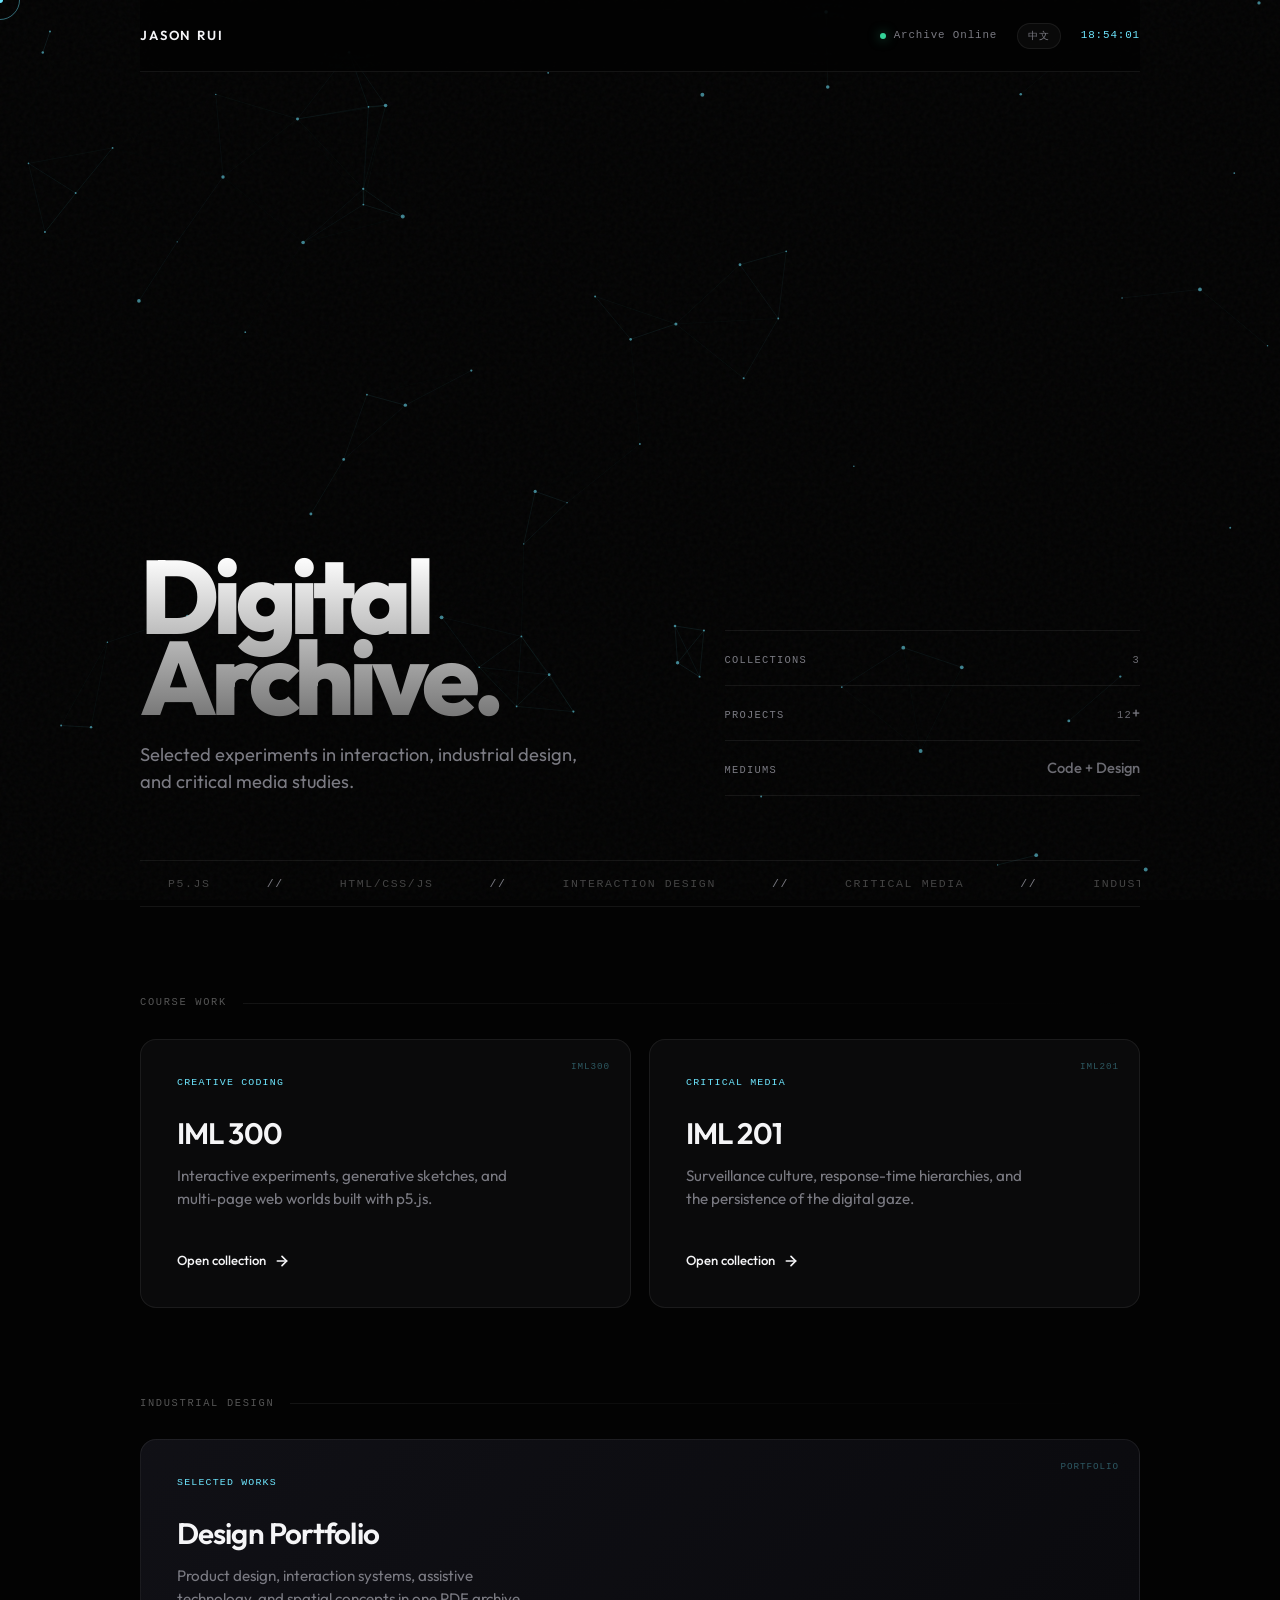
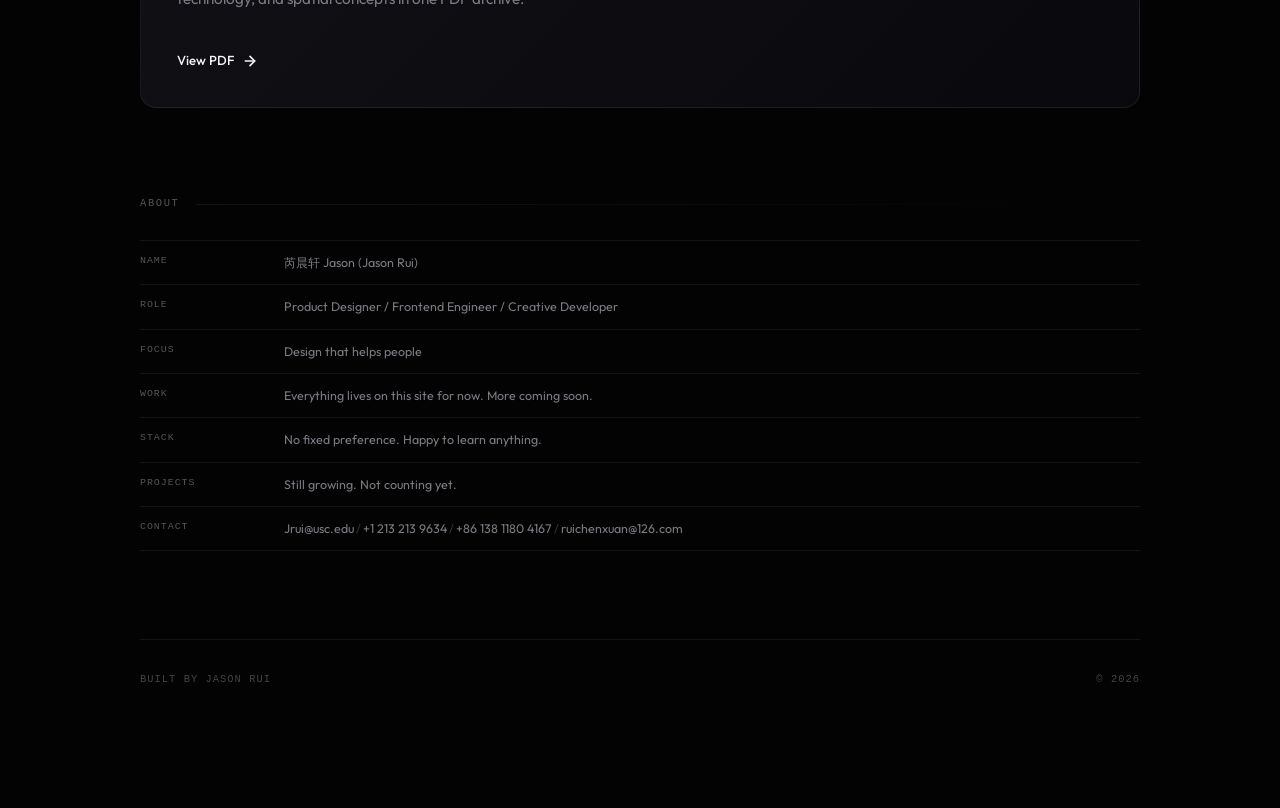
<file: index.html>
<!DOCTYPE html>
<html lang="en">
<head>
  <meta charset="UTF-8" />
  <meta name="viewport" content="width=device-width, initial-scale=1.0" />
  <title>Jason Rui | Portfolio Archive</title>
  <link rel="preconnect" href="https://fonts.bunny.net" />
  <link href="https://fonts.bunny.net/css?family=outfit:400,500,600,700|ibm-plex-mono:400,500" rel="stylesheet" />
  <link rel="stylesheet" href="./css/archive.css" />
</head>
<body>

  <canvas id="particle-canvas" aria-hidden="true"></canvas>
  <div class="noise" aria-hidden="true"></div>
  <div class="scroll-progress" aria-hidden="true"></div>

  <div class="cursor-dot" aria-hidden="true"></div>
  <div class="cursor-ring" aria-hidden="true"></div>

  <div class="container">
    <nav class="nav">
      <div class="nav-logo">Jason Rui</div>
      <div class="nav-meta">
        <span class="nav-status" data-i18n="nav.status">Archive Online</span>
        <button type="button" class="lang-toggle" data-lang-toggle aria-label="Switch language">中文</button>
        <span class="nav-clock">00:00:00</span>
      </div>
    </nav>

    <header class="hero">
      <div>
        <h1 class="hero-title">Digital<br>Archive.</h1>
        <p class="hero-desc" data-i18n="hero.desc">Selected experiments in interaction, industrial design, and critical media studies.</p>
      </div>

      <div class="hero-stats">
        <div class="stat-row">
          <span data-i18n="stat.collections">Collections</span>
          <span><span class="counter" data-count="3">0</span></span>
        </div>
        <div class="stat-row">
          <span data-i18n="stat.projects">Projects</span>
          <span><span class="counter" data-count="12">0</span>+</span>
        </div>
        <div class="stat-row">
          <span data-i18n="stat.mediums">Mediums</span>
          <span data-i18n="stat.mediums.val">Code + Design</span>
        </div>
      </div>
    </header>

    <div class="marquee-wrap">
      <div class="marquee" aria-hidden="true">
        <span>p5.js</span><span><em>//</em></span>
        <span>HTML/CSS/JS</span><span><em>//</em></span>
        <span>Interaction Design</span><span><em>//</em></span>
        <span>Critical Media</span><span><em>//</em></span>
        <span>Industrial Design</span><span><em>//</em></span>
        <span>Creative Coding</span><span><em>//</em></span>
        <span>Prototyping</span><span><em>//</em></span>
        <span>User Research</span><span><em>//</em></span>
        <span>p5.js</span><span><em>//</em></span>
        <span>HTML/CSS/JS</span><span><em>//</em></span>
        <span>Interaction Design</span><span><em>//</em></span>
        <span>Critical Media</span><span><em>//</em></span>
        <span>Industrial Design</span><span><em>//</em></span>
        <span>Creative Coding</span><span><em>//</em></span>
        <span>Prototyping</span><span><em>//</em></span>
        <span>User Research</span><span><em>//</em></span>
      </div>
    </div>

    <section class="section">
      <div class="section-label" data-i18n="section.coursework">Course Work</div>
      <div class="grid">
        <a href="./IML300/index.html" class="card" data-tilt>
          <span class="card-glitch" data-label="IML300">IML300</span>
          <div class="card-inner">
            <div class="card-period" data-i18n="card.iml300.period">Creative Coding</div>
            <h3>IML 300</h3>
            <p data-i18n="card.iml300.desc">Interactive experiments, generative sketches, and multi-page web worlds built with p5.js.</p>
            <span class="card-link">
              <span data-i18n="card.link.open">Open collection</span>
              <svg width="16" height="16" viewBox="0 0 24 24" fill="none" stroke="currentColor" stroke-width="2.5" stroke-linecap="round" stroke-linejoin="round" aria-hidden="true"><line x1="5" y1="12" x2="19" y2="12"></line><polyline points="12 5 19 12 12 19"></polyline></svg>
            </span>
          </div>
        </a>

        <a href="./IML201/index.html" class="card" data-tilt>
          <span class="card-glitch" data-label="IML201">IML201</span>
          <div class="card-inner">
            <div class="card-period" data-i18n="card.iml201.period">Critical Media</div>
            <h3>IML 201</h3>
            <p data-i18n="card.iml201.desc">Surveillance culture, response-time hierarchies, and the persistence of the digital gaze.</p>
            <span class="card-link">
              <span data-i18n="card.link.open">Open collection</span>
              <svg width="16" height="16" viewBox="0 0 24 24" fill="none" stroke="currentColor" stroke-width="2.5" stroke-linecap="round" stroke-linejoin="round" aria-hidden="true"><line x1="5" y1="12" x2="19" y2="12"></line><polyline points="12 5 19 12 12 19"></polyline></svg>
            </span>
          </div>
        </a>
      </div>
    </section>

    <section class="section">
      <div class="section-label" data-i18n="section.industrial">Industrial Design</div>
      <div class="grid">
        <a href="./portfolio/index.html" class="card full" data-tilt>
          <span class="card-glitch" data-label="PORTFOLIO">PORTFOLIO</span>
          <div class="card-inner">
            <div class="card-period" data-i18n="card.portfolio.period">Selected Works</div>
            <h3>Design Portfolio</h3>
            <p data-i18n="card.portfolio.desc">Product design, interaction systems, assistive technology, and spatial concepts in one PDF archive.</p>
            <span class="card-link">
              <span data-i18n="card.link.pdf">View PDF</span>
              <svg width="16" height="16" viewBox="0 0 24 24" fill="none" stroke="currentColor" stroke-width="2.5" stroke-linecap="round" stroke-linejoin="round" aria-hidden="true"><line x1="5" y1="12" x2="19" y2="12"></line><polyline points="12 5 19 12 12 19"></polyline></svg>
            </span>
          </div>
        </a>
      </div>
    </section>

    <section class="about-footer section">
      <div class="section-label" data-i18n="about.heading">About</div>
      <div class="about-grid">
        <div class="about-row">
          <span class="about-key" data-i18n="about.name">Name</span>
          <span class="about-val" data-i18n="about.name.val">芮晨轩 Jason (Jason Rui)</span>
        </div>
        <div class="about-row">
          <span class="about-key" data-i18n="about.role">Role</span>
          <span class="about-val" data-i18n="about.role.val">Product Designer / Frontend Engineer / Creative Developer</span>
        </div>
        <div class="about-row">
          <span class="about-key" data-i18n="about.tagline">Focus</span>
          <span class="about-val" data-i18n="about.tagline.val">Design that helps people</span>
        </div>
        <div class="about-row">
          <span class="about-key" data-i18n="about.site">Work</span>
          <span class="about-val" data-i18n="about.site.val">Everything lives on this site for now. More coming soon.</span>
        </div>
        <div class="about-row">
          <span class="about-key" data-i18n="about.stack">Stack</span>
          <span class="about-val" data-i18n="about.stack.val">No fixed preference. Happy to learn anything.</span>
        </div>
        <div class="about-row">
          <span class="about-key" data-i18n="about.projects">Projects</span>
          <span class="about-val" data-i18n="about.projects.val">Still growing. Not counting yet.</span>
        </div>
        <div class="about-row about-row-contact">
          <span class="about-key" data-i18n="about.contact">Contact</span>
          <span class="about-val about-contact">
            <a href="mailto:Jrui@usc.edu">Jrui@usc.edu</a>
            <span class="about-sep">/</span>
            <a href="tel:+12132139634">+1 213 213 9634</a>
            <span class="about-sep">/</span>
            <a href="tel:+8613811804167">+86 138 1180 4167</a>
            <span class="about-sep">/</span>
            <a href="mailto:ruichenxuan@126.com">ruichenxuan@126.com</a>
          </span>
        </div>
      </div>
    </section>

    <footer class="site-footer">
      <span data-i18n="footer.built">Built by Jason Rui</span>
      <span>&copy; 2026</span>
    </footer>
  </div>

  <script src="./js/i18n.js"></script>
  <script src="./js/archive.js"></script>
</body>
</html>
</file>
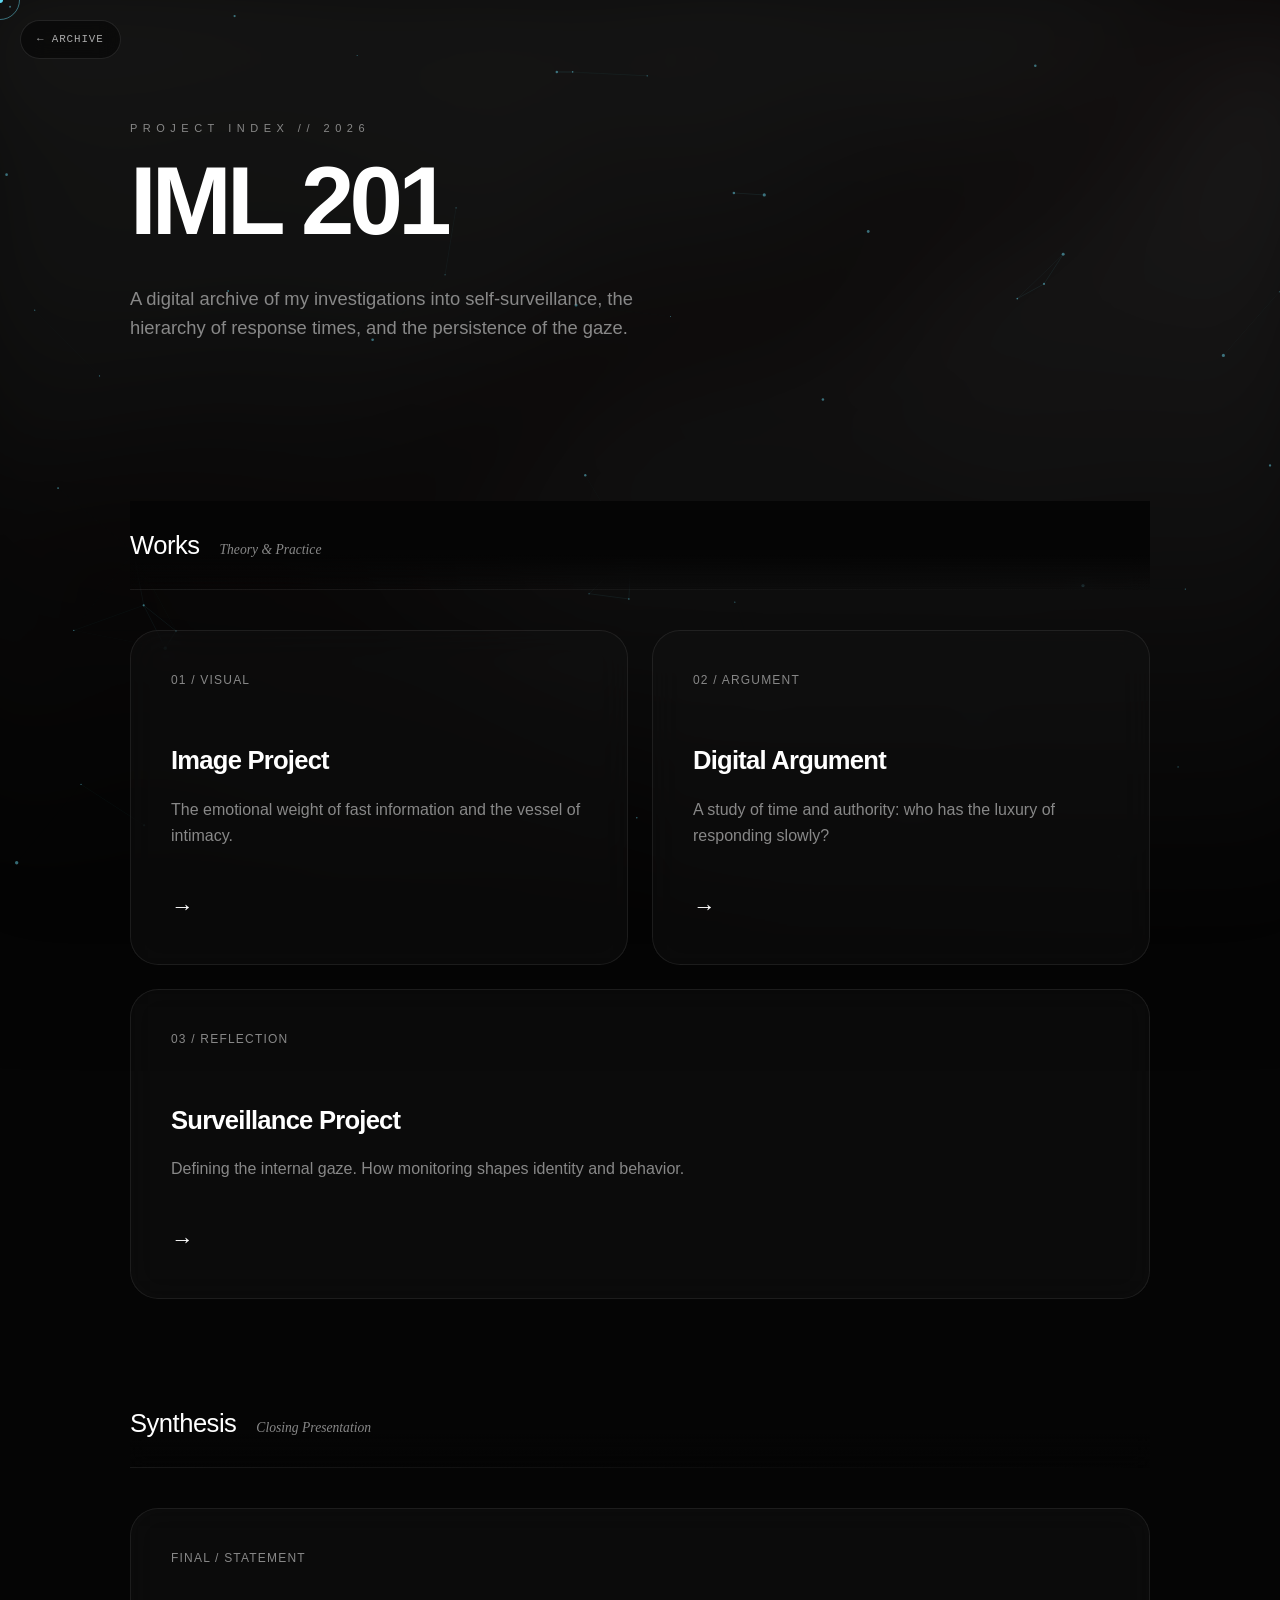
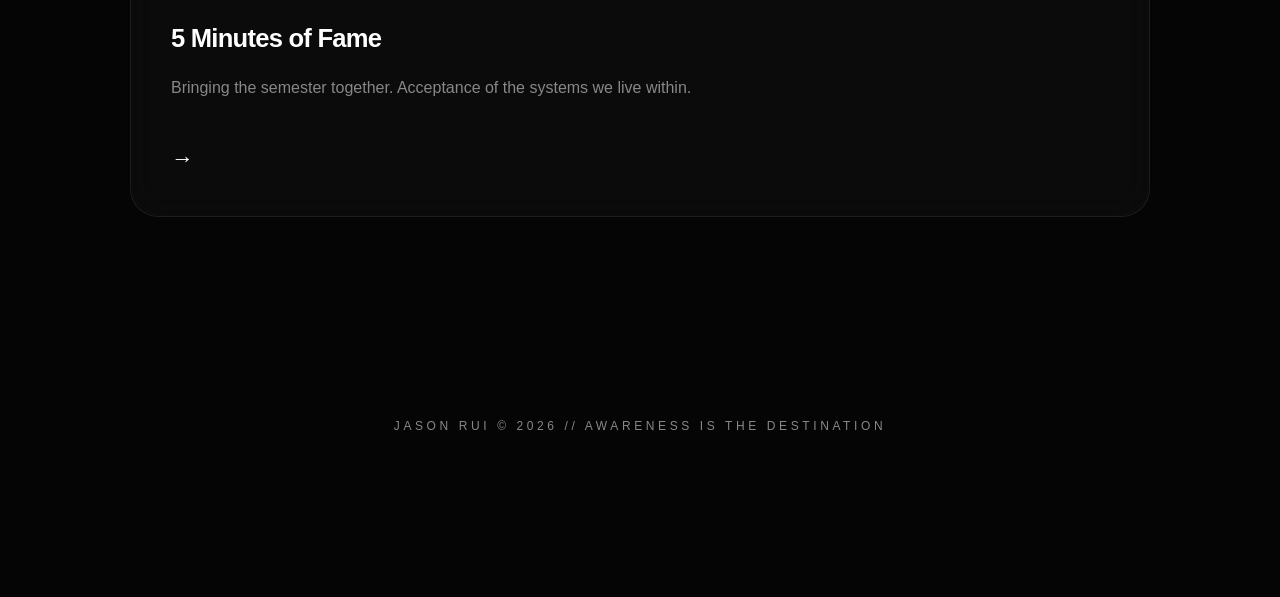
<file: IML201/index.html>
<!DOCTYPE html>
<html lang="en">
<head>
    <meta charset="UTF-8" />
    <meta name="viewport" content="width=device-width, initial-scale=1.0" />
    <title>Archive | Jason Rui</title>
    <style>
        :root {
            --bg: #050505;
            --card-bg: rgba(20, 20, 20, 0.4);
            --border: rgba(255, 255, 255, 0.08);
            --text: #ffffff;
            --muted: #888888;
            --accent: #ffffff;
        }

        * { box-sizing: border-box; }
        html { scroll-behavior: smooth; }

        body {
            margin: 0;
            background-color: var(--bg);
            color: var(--text);
            font-family: "Inter", -apple-system, sans-serif;
            line-height: 1.6;
            overflow-x: hidden;
        }

        /* 优化背景：增加一点点视差和动态感 */
        .bg-overlay {
            position: fixed;
            top: -5%; left: -5%;
            width: 110%; height: 110%;
            z-index: -1;
            background: 
                linear-gradient(to bottom, rgba(0,0,0,0.7), #000),
                url('./assets/FINAL IMAGE PROJECT.png') center/cover no-repeat;
            filter: blur(60px) saturate(0.5);
            opacity: 0.4;
            transition: transform 0.5s cubic-bezier(0.2, 0, 0.2, 1);
        }

        .container {
            max-width: 1100px;
            margin: 0 auto;
            padding: 0 40px 100px;
        }

        /* --- Header --- */
        header {
            padding: 120px 0 60px;
            animation: fadeIn 1.2s ease-out;
        }

        @keyframes fadeIn {
            from { opacity: 0; transform: translateY(10px); }
            to { opacity: 1; transform: translateY(0); }
        }

        .eyebrow {
            font-size: 11px;
            letter-spacing: 0.5em;
            text-transform: uppercase;
            color: var(--muted);
            margin-bottom: 20px;
            display: block;
        }

        h1 {
            font-size: clamp(3.5rem, 10vw, 6rem);
            font-weight: 800;
            margin: 0;
            letter-spacing: -0.05em;
            line-height: 0.9;
        }

        .hero-p {
            margin-top: 40px;
            max-width: 550px;
            font-size: 1.15rem;
            color: var(--muted);
            font-weight: 300;
        }

        /* --- ✨ 核心改动：吸顶标题 --- */
        section {
            margin-top: 80px;
            /* 初始状态用于动画 */
            opacity: 0;
            transform: translateY(40px);
            transition: all 0.8s cubic-bezier(0.2, 0, 0.2, 1);
        }

        section.visible {
            opacity: 1;
            transform: translateY(0);
        }

        .section-header {
            position: sticky;
            top: 0;
            z-index: 100;
            display: flex;
            align-items: baseline;
            gap: 20px;
            padding: 24px 0;
            margin-bottom: 40px;
            /* 滚动到顶部的模糊背景 */
            background: linear-gradient(to bottom, var(--bg) 60%, transparent);
            backdrop-filter: blur(10px);
        }

        .section-header::after {
            content: '';
            position: absolute;
            bottom: 0; left: 0; width: 100%; height: 1px;
            background: linear-gradient(to right, var(--border), transparent);
        }

        .section-header h2 {
            font-size: 1.6rem;
            margin: 0;
            font-weight: 500;
            letter-spacing: -0.02em;
        }

        .section-header span {
            color: var(--muted);
            font-size: 0.85rem;
            font-family: serif;
            font-style: italic;
        }

        /* --- Grid & Cards --- */
        .grid {
            display: grid;
            grid-template-columns: repeat(auto-fill, minmax(320px, 1fr));
            gap: 24px;
        }

        /* 三个项目：上二下一，避免右下角空一块 */
        .grid-projects {
            grid-template-columns: repeat(2, 1fr);
        }

        .grid-projects .card:last-child {
            grid-column: 1 / -1;
        }

        @media (max-width: 720px) {
            .grid-projects {
                grid-template-columns: 1fr;
            }

            .grid-projects .card:last-child {
                grid-column: auto;
            }
        }

        .card {
            background: var(--card-bg);
            border: 1px solid var(--border);
            border-radius: 28px;
            padding: 40px;
            text-decoration: none;
            color: inherit;
            transition: all 0.5s cubic-bezier(0.23, 1, 0.32, 1);
            backdrop-filter: blur(16px);
            display: flex;
            flex-direction: column;
            justify-content: space-between;
            position: relative;
            overflow: hidden;
        }

        .card:hover {
            transform: translateY(-12px) scale(1.02);
            background: rgba(60, 60, 60, 0.2);
            border-color: rgba(255, 255, 255, 0.2);
            box-shadow: 0 30px 60px rgba(0,0,0,0.5);
        }

        .card-num {
            font-size: 0.75rem;
            color: var(--muted);
            margin-bottom: 50px;
            letter-spacing: 0.1em;
            display: block;
        }

        .card h3 {
            font-size: 1.6rem;
            margin: 0 0 16px 0;
            font-weight: 600;
            letter-spacing: -0.03em;
        }

        .card p {
            font-size: 1rem;
            color: var(--muted);
            margin: 0;
            font-weight: 300;
        }

        .card-arrow {
            margin-top: 40px;
            font-size: 1.4rem;
            transition: transform 0.4s ease;
        }

        .card:hover .card-arrow {
            transform: translateX(8px);
        }

        /* --- Footer --- */
        footer {
            margin-top: 200px;
            padding-bottom: 60px;
            text-align: center;
            color: var(--muted);
            font-size: 0.75rem;
            letter-spacing: 0.3em;
        }

        @media (max-width: 640px) {
            .container { padding: 0 24px; }
            h1 { font-size: 3.5rem; }
            .grid { grid-template-columns: 1fr; }
            header { padding: 80px 0 40px; }
        }
    </style>
    <link rel="stylesheet" href="../css/archive-lite.css" />
</head>
<body>

    <canvas id="particle-canvas" aria-hidden="true"></canvas>
    <div class="cursor-dot" aria-hidden="true"></div>
    <div class="cursor-ring" aria-hidden="true"></div>
    <a class="archive-back" href="../index.html">&larr; Archive</a>

    <div class="bg-overlay" id="parallax-bg"></div>

    <div class="container">
        <header>
            <span class="eyebrow">Project Index // 2026</span>
            <h1>IML 201</h1>
            <p class="hero-p">
                A digital archive of my investigations into self-surveillance, 
                the hierarchy of response times, and the persistence of the gaze.
            </p>
        </header>

        <section id="projects">
            <div class="section-header">
                <h2>Works</h2>
                <span>Theory & Practice</span>
            </div>
            
            <div class="grid grid-projects">
                <a href="./assets/FINAL IMAGE PROJECT.png" class="card" target="_blank" rel="noopener">
                    <div>
                        <span class="card-num">01 / VISUAL</span>
                        <h3>Image Project</h3>
                        <p>The emotional weight of fast information and the vessel of intimacy.</p>
                    </div>
                    <div class="card-arrow">→</div>
                </a>

                <a href="https://drive.google.com/file/d/1cKXr0EIXuREf8eYTq1goNjvhq_KpqQdV/view?usp=sharing" class="card" target="_blank" rel="noopener">
                    <div>
                        <span class="card-num">02 / ARGUMENT</span>
                        <h3>Digital Argument</h3>
                        <p>A study of time and authority: who has the luxury of responding slowly?</p>
                    </div>
                    <div class="card-arrow">→</div>
                </a>

                <a href="https://drive.google.com/file/d/11W2l3atdvMuZHadM60sqAM8Ow-t1MdpK/view?usp=sharing" class="card" target="_blank" rel="noopener">
                    <div>
                        <span class="card-num">03 / REFLECTION</span>
                        <h3>Surveillance Project</h3>
                        <p>Defining the internal gaze. How monitoring shapes identity and behavior.</p>
                    </div>
                    <div class="card-arrow">→</div>
                </a>
            </div>
        </section>

        <section id="final">
            <div class="section-header">
                <h2>Synthesis</h2>
                <span>Closing Presentation</span>
            </div>

            <div class="grid">
                <a href="./5 MINUTES OF FAME/index.html" class="card" style="grid-column: 1 / -1;">
                    <div>
                        <span class="card-num">FINAL / STATEMENT</span>
                        <h3>5 Minutes of Fame</h3>
                        <p>Bringing the semester together. Acceptance of the systems we live within.</p>
                    </div>
                    <div class="card-arrow">→</div>
                </a>
            </div>
        </section>

        <footer>
            JASON RUI &copy; 2026 // AWARENESS IS THE DESTINATION
        </footer>
    </div>

    <script>
        // 1. 滚动入场动画 (Intersection Observer)
        const observerOptions = {
            threshold: 0.1,
            rootMargin: "0px 0px -50px 0px"
        };

        const observer = new IntersectionObserver((entries) => {
            entries.forEach(entry => {
                if (entry.isIntersecting) {
                    entry.target.classList.add('visible');
                }
            });
        }, observerOptions);

        document.querySelectorAll('section').forEach(section => {
            observer.observe(section);
        });

        // 2. 背景视差效果 (Parallax)
        window.addEventListener('scroll', () => {
            const scrolled = window.pageYOffset;
            const bg = document.getElementById('parallax-bg');
            // 随滚动微调背景位置和模糊度
            bg.style.transform = `translateY(${scrolled * 0.1}px)`;
        });
    </script>
    <script src="../js/archive-lite.js"></script>
</body>
</html>
</file>
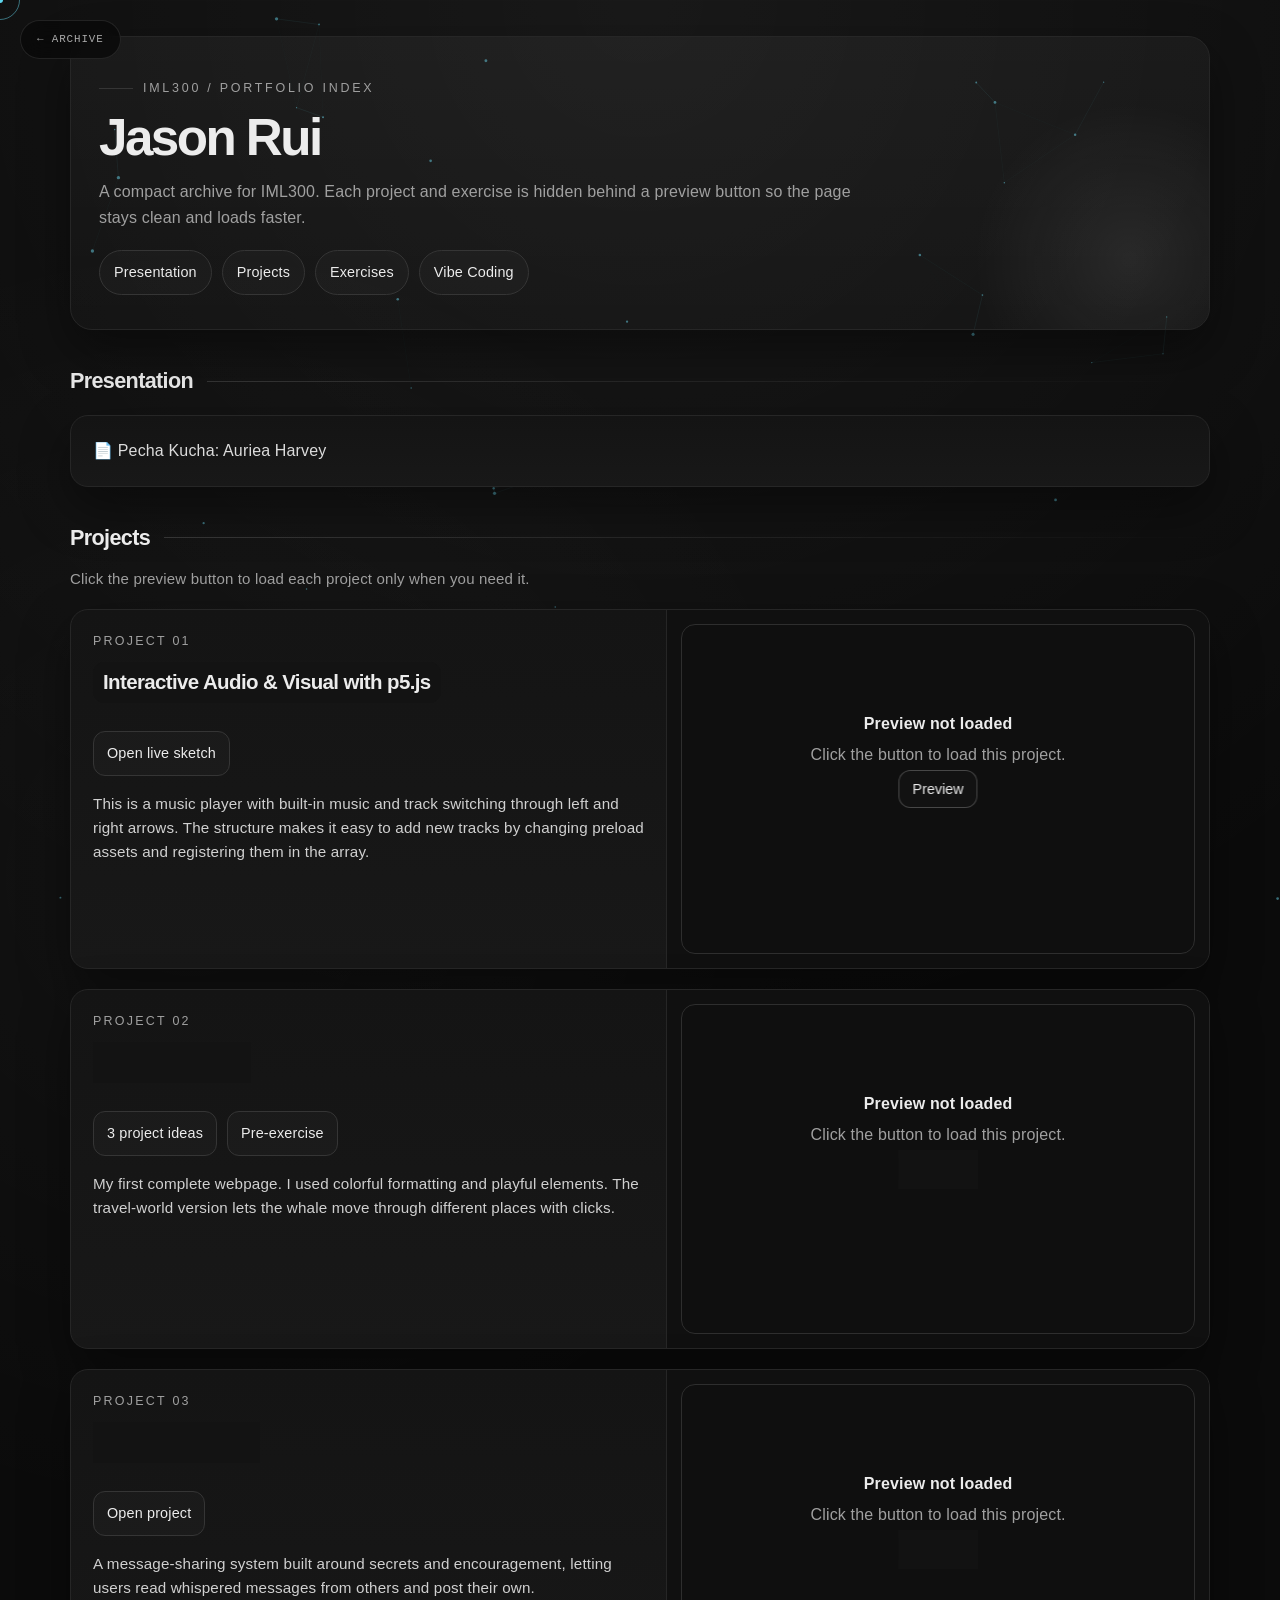
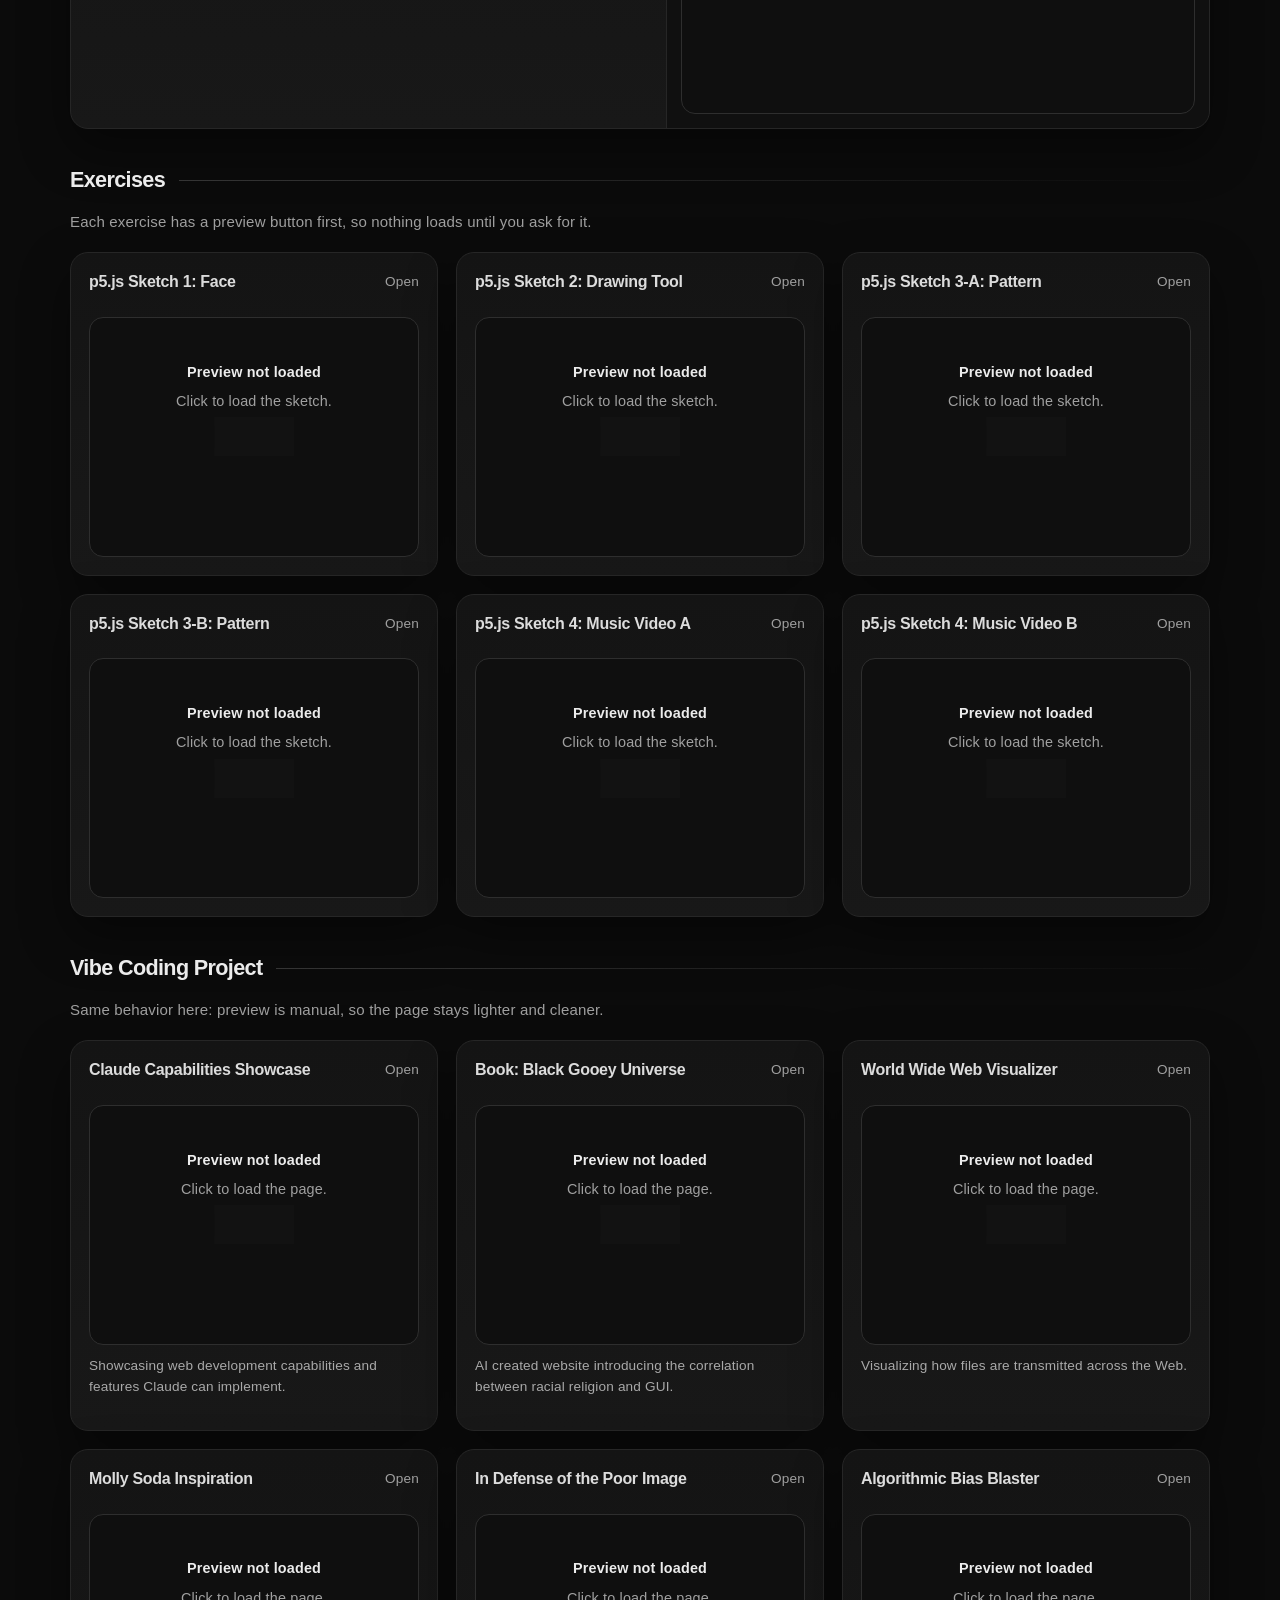
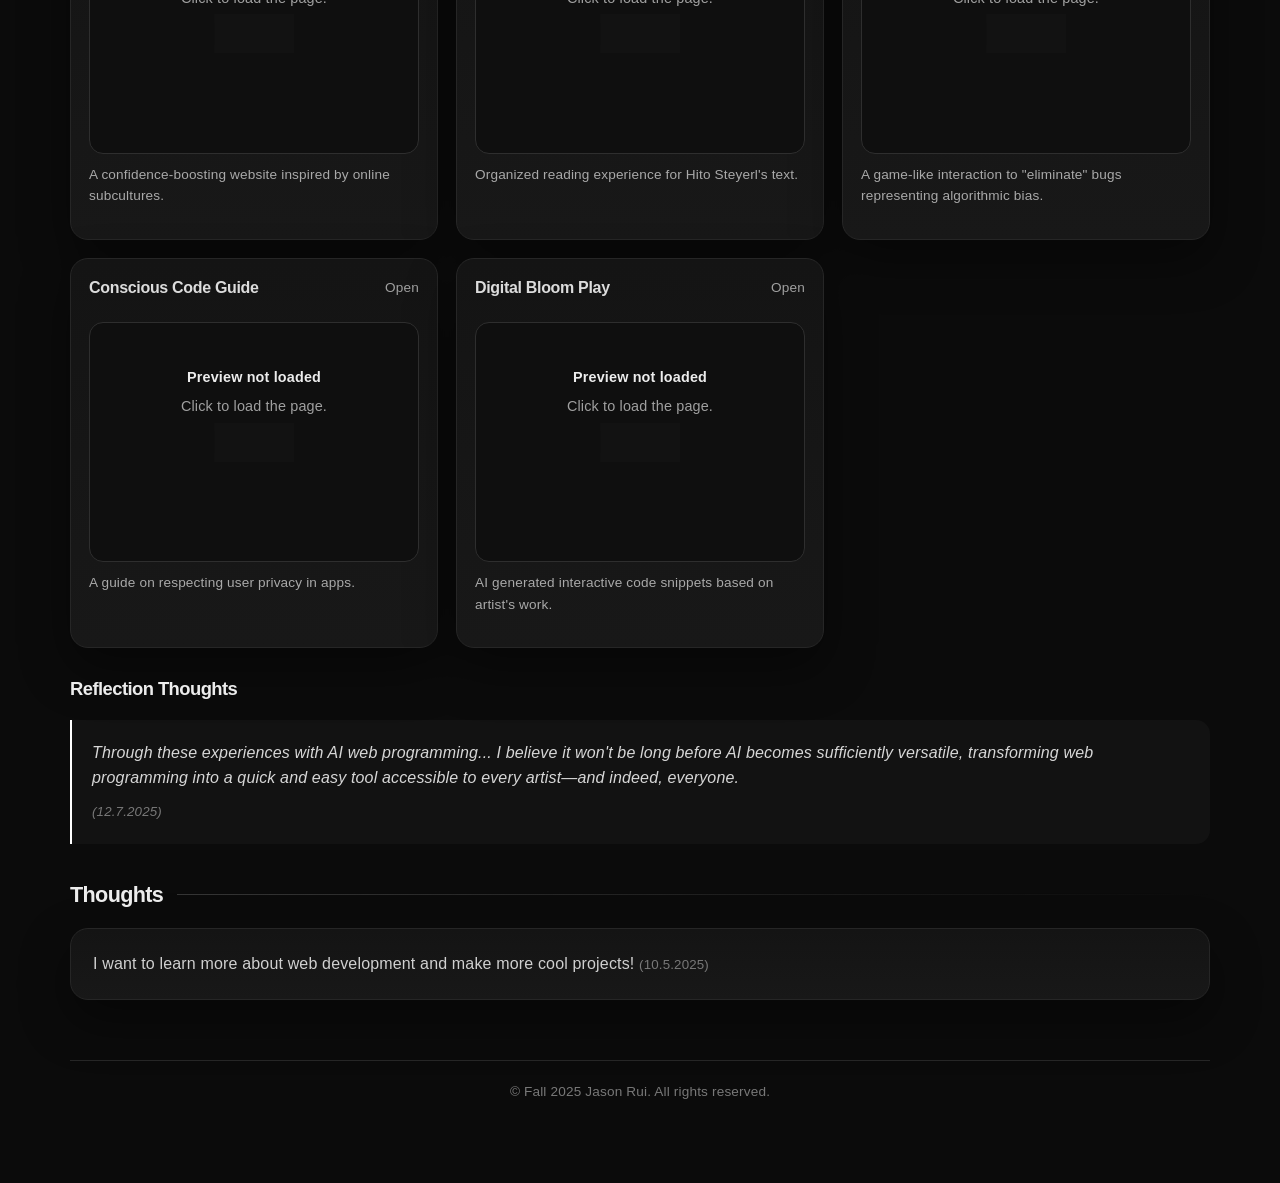
<file: IML300/index.html>
<!DOCTYPE html>
<html lang="en">
  <head>
    <meta charset="UTF-8" />
    <meta name="viewport" content="width=device-width, initial-scale=1.0" />
    <title>IML300 | Jason Rui</title>
    <style>
      :root {
        --bg: #0b0b0b;
        --panel: #141414;
        --panel-2: #181818;
        --line: #262626;
        --line-2: #353535;
        --text: #ececec;
        --muted: #a0a0a0;
        --soft: #787878;
        --link: #dcdcdc;
        --accent: #ffffff;
        --radius: 18px;
        --max: 1180px;
        --shadow: 0 20px 50px rgba(0, 0, 0, 0.42);
      }

      * {
        box-sizing: border-box;
      }

      html {
        scroll-behavior: smooth;
      }

      body {
        margin: 0;
        background:
          radial-gradient(circle at top, rgba(255, 255, 255, 0.06), transparent 24%),
          radial-gradient(circle at 15% 20%, rgba(255, 255, 255, 0.03), transparent 18%),
          var(--bg);
        color: var(--text);
        font-family: Inter, -apple-system, BlinkMacSystemFont, "Segoe UI", Roboto, Helvetica, Arial, sans-serif;
        line-height: 1.6;
        letter-spacing: 0.01em;
      }

      a {
        color: var(--link);
        text-decoration: none;
        transition: 0.25s ease;
      }

      a:hover {
        color: #fff;
      }

      .container {
        max-width: var(--max);
        margin: 0 auto;
        padding: 36px 20px 80px;
      }

      .hero {
        padding: 34px 28px;
        border: 1px solid var(--line);
        border-radius: calc(var(--radius) + 4px);
        background: linear-gradient(180deg, rgba(255, 255, 255, 0.04), rgba(255, 255, 255, 0.015));
        box-shadow: var(--shadow);
        position: relative;
        overflow: hidden;
        margin-bottom: 28px;
      }

      .hero::after {
        content: "";
        position: absolute;
        inset: auto -8% -34% auto;
        width: 340px;
        height: 340px;
        background: radial-gradient(circle, rgba(255, 255, 255, 0.08), transparent 65%);
        pointer-events: none;
      }

      .eyebrow {
        display: inline-flex;
        align-items: center;
        gap: 10px;
        font-size: 0.78rem;
        text-transform: uppercase;
        letter-spacing: 0.22em;
        color: var(--muted);
        margin-bottom: 14px;
      }

      .eyebrow::before {
        content: "";
        width: 34px;
        height: 1px;
        background: var(--line-2);
      }

      h1 {
        margin: 0;
        font-size: clamp(2.3rem, 4vw, 4.2rem);
        line-height: 1.03;
        letter-spacing: -0.05em;
        font-weight: 650;
      }

      .hero p {
        margin: 14px 0 0;
        max-width: 760px;
        color: var(--muted);
        font-size: 1rem;
      }

      .hero-links {
        display: flex;
        flex-wrap: wrap;
        gap: 10px;
        margin-top: 20px;
      }

      .chip {
        display: inline-flex;
        align-items: center;
        gap: 8px;
        padding: 10px 14px;
        border: 1px solid var(--line-2);
        border-radius: 999px;
        background: rgba(255, 255, 255, 0.02);
        color: var(--text);
        font-size: 0.9rem;
      }

      .chip:hover {
        background: rgba(255, 255, 255, 0.05);
        border-color: #434343;
      }

      section {
        margin-top: 34px;
      }

      .section-title {
        display: flex;
        align-items: center;
        gap: 14px;
        margin: 0 0 16px;
      }

      .section-title h2 {
        margin: 0;
        font-size: 1.35rem;
        font-weight: 600;
        letter-spacing: -0.03em;
      }

      .rule {
        flex: 1;
        height: 1px;
        background: linear-gradient(90deg, var(--line-2), transparent);
      }

      .section-note {
        margin: -4px 0 18px;
        color: var(--muted);
        font-size: 0.94rem;
        max-width: 900px;
      }

      .project-stack {
        display: grid;
        gap: 20px;
      }

      .card {
        background: linear-gradient(180deg, var(--panel), var(--panel-2));
        border: 1px solid var(--line);
        border-radius: var(--radius);
        box-shadow: var(--shadow);
        overflow: hidden;
        transition: transform 0.25s ease, border-color 0.25s ease, background 0.25s ease;
      }

      .card:hover {
        transform: translateY(-4px);
        border-color: #3b3b3b;
        background: linear-gradient(180deg, #171717, #1b1b1b);
      }

      .project-grid {
        display: grid;
        grid-template-columns: 1.1fr 1fr;
        gap: 0;
      }

      .project-copy {
        padding: 22px;
        border-right: 1px solid var(--line);
      }

      .project-kicker {
        color: var(--muted);
        font-size: 0.78rem;
        text-transform: uppercase;
        letter-spacing: 0.18em;
        margin-bottom: 10px;
      }

      .project-title {
        margin: 0 0 12px;
        font-size: 1.28rem;
        line-height: 1.2;
        letter-spacing: -0.03em;
      }

      .project-copy p {
        margin: 0;
        color: #d0d0d0;
        font-size: 0.95rem;
      }

      .project-links {
        display: flex;
        flex-wrap: wrap;
        gap: 10px;
        margin: 16px 0 0;
      }

      .button-link {
        display: inline-flex;
        align-items: center;
        gap: 8px;
        padding: 10px 13px;
        border: 1px solid var(--line-2);
        border-radius: 12px;
        background: rgba(255, 255, 255, 0.02);
        color: var(--text);
        font-size: 0.9rem;
        cursor: pointer;
      }

      .button-link:hover {
        background: rgba(255, 255, 255, 0.05);
        border-color: #434343;
      }

      .project-preview {
        padding: 14px;
        background: #101010;
        display: flex;
        align-items: stretch;
      }

      .preview-shell {
        width: 100%;
        min-height: 330px;
        border-radius: 14px;
        border: 1px solid #2e2e2e;
        background: #0f0f0f;
        overflow: hidden;
        position: relative;
        display: flex;
        align-items: center;
        justify-content: center;
      }

      .preview-placeholder {
        text-align: center;
        padding: 18px;
        color: var(--muted);
      }

      .preview-placeholder strong {
        display: block;
        color: var(--text);
        margin-bottom: 6px;
      }

      .preview-iframe {
        width: 100%;
        height: 100%;
        min-height: 330px;
        border: 0;
        display: none;
        background: #000;
      }

      .grid-container {
        display: grid;
        grid-template-columns: repeat(auto-fit, minmax(300px, 1fr));
        gap: 18px;
        margin-top: 18px;
      }

      .grid-item {
        overflow: hidden;
      }

      .grid-item .card-inner {
        padding: 18px;
      }

      .grid-top {
        display: flex;
        justify-content: space-between;
        align-items: flex-start;
        gap: 12px;
        margin-bottom: 12px;
      }

      .grid-item h3 {
        margin: 0;
        font-size: 1rem;
        line-height: 1.35;
        letter-spacing: -0.02em;
      }

      .mini-link {
        font-size: 0.85rem;
        color: var(--muted);
        white-space: nowrap;
      }

      .mini-link:hover {
        color: var(--text);
      }

      .preview-box {
        width: 100%;
        min-height: 240px;
        border: 1px solid #2e2e2e;
        border-radius: 14px;
        background: #0f0f0f;
        overflow: hidden;
        position: relative;
        display: flex;
        align-items: center;
        justify-content: center;
      }

      .preview-box iframe {
        width: 100%;
        height: 240px;
        border: 0;
        display: none;
        background: #000;
      }

      .preview-box .preview-placeholder {
        font-size: 0.9rem;
      }

      .reflection-box {
        border-left: 2px solid var(--accent);
        padding: 20px;
        font-style: italic;
        background: rgba(255,255,255,0.03);
        border-radius: 0 14px 14px 0;
        color: #d7d7d7;
      }

      footer {
        margin-top: 60px;
        padding-top: 20px;
        border-top: 1px solid var(--line);
        color: var(--soft);
        font-size: 0.85rem;
        text-align: center;
      }

      @media (max-width: 900px) {
        .project-grid {
          grid-template-columns: 1fr;
        }

        .project-copy {
          border-right: 0;
          border-bottom: 1px solid var(--line);
        }
      }

      @media (max-width: 640px) {
        .container {
          padding: 18px 14px 56px;
        }

        .hero {
          padding: 22px 18px;
        }

        .section-title h2 {
          font-size: 1.16rem;
        }

        .project-copy,
        .grid-item .card-inner {
          padding: 18px;
        }

        .project-preview {
          padding: 12px;
        }
      }
        .project-copy {
    position: relative;
  }

  .project-title {
    position: sticky;
    top: 18px;
    z-index: 3;
    display: inline-block;
    padding: 8px 10px;
    margin: 0 0 12px;
    background: rgba(20, 20, 20, 0.96);
    backdrop-filter: blur(8px);
    border-radius: 12px;
  }

  /* 让预览按钮居中到 frame 里 */
  .preview-shell,
  .preview-box {
    position: relative;
  }

  .preview-center-button {
  position: absolute;
  inset: 50% auto auto 50%;
  transform: translate(-50%, -50%);
  z-index: 4;
  background: rgba(20, 20, 20, 0.82);
  border: 1px solid rgba(255, 255, 255, 0.22);
  backdrop-filter: blur(10px);
}

  .preview-shell.is-loaded .preview-center-button,
  .preview-box.is-loaded .preview-center-button {
    opacity: 0;
    pointer-events: none;
  }
  .preview-shell .preview-placeholder,
.preview-box .preview-placeholder {
  transform: translateY(-50px);
}
    </style>
    <link rel="stylesheet" href="../css/archive-lite.css" />
  </head>
  <body>
    <canvas id="particle-canvas" aria-hidden="true"></canvas>
    <div class="cursor-dot" aria-hidden="true"></div>
    <div class="cursor-ring" aria-hidden="true"></div>
    <a class="archive-back" href="../index.html">&larr; Archive</a>
    <div class="container">
      <header class="hero">
        <div class="eyebrow">IML300 / Portfolio Index</div>
        <h1>Jason Rui</h1>
        <p>
          A compact archive for IML300. Each project and exercise is hidden behind a preview button so the page stays clean and loads faster.
        </p>
        <div class="hero-links">
          <a class="chip" href="#presentation">Presentation</a>
          <a class="chip" href="#projects">Projects</a>
          <a class="chip" href="#exercises">Exercises</a>
          <a class="chip" href="#vibe-coding">Vibe Coding</a>
        </div>
      </header>

      <section id="presentation">
        <div class="section-title">
          <h2>Presentation</h2>
          <div class="rule"></div>
        </div>
        <div class="card">
          <div class="card-inner" style="padding: 22px;">
            <a href="https://docs.google.com/presentation/d/1gSNsY2dIFRD96SluIhXnIfzViVnH0OVB/edit?usp=drive_link&ouid=103995972013688626330&rtpof=true&sd=true" target="_blank">
              📄 Pecha Kucha: Auriea Harvey
            </a>
          </div>
        </div>
      </section>

      <section id="projects">
        <div class="section-title">
          <h2>Projects</h2>
          <div class="rule"></div>
        </div>
        <p class="section-note">Click the preview button to load each project only when you need it.</p>

        <div class="project-stack">
          <article class="card project-card">
            <div class="project-grid">
              <div class="project-copy">
                <div class="project-kicker">Project 01</div>
                <h3 class="project-title">Interactive Audio & Visual with p5.js</h3>
                <div class="project-links">
                  <a class="button-link" href="https://editor.p5js.org/jrui/sketches/bDa5IjcbT" target="_blank">Open live sketch</a>
                  <button class="button-link preview-toggle" type="button" data-preview-url="https://editor.p5js.org/jrui/full/bDa5IjcbT" data-target="#project-preview-1">Preview</button>
                </div>
                <p style="margin-top: 16px;">
                  This is a music player with built-in music and track switching through left and right arrows. The structure makes it easy to add new tracks by changing preload assets and registering them in the array.
                </p>
              </div>
              <div class="project-preview">
                <div class="preview-shell" id="project-preview-1">
                  <div class="preview-placeholder">
                    <strong>Preview not loaded</strong>
                    <span>Click the button to load this project.</span>
                  </div>
                  <iframe class="preview-iframe" title="Project 1 preview" loading="lazy"></iframe>
                </div>
              </div>
            </div>
          </article>

          <article class="card project-card">
            <div class="project-grid">
              <div class="project-copy">
                <div class="project-kicker">Project 02</div>
                <h3 class="project-title">HyperNarrative</h3>
                <div class="project-links">
                  <a class="button-link" href="https://docs.google.com/document/d/1vkqFfOoVr9qaG09n_QKhVeN2yWwF9qwujNLq2o8MeqA/edit?usp=sharing" target="_blank">3 project ideas</a>
                  <a class="button-link" href="project-2/project-2-1/index.html" target="_blank">Pre-exercise</a>
                  <button class="button-link preview-toggle" type="button" data-preview-url="project-2/project-2-travelWorldWithBWheel/index.html" data-target="#project-preview-2">Preview</button>
                </div>
                <p style="margin-top: 16px;">
                  My first complete webpage. I used colorful formatting and playful elements. The travel-world version lets the whale move through different places with clicks.
                </p>
              </div>
              <div class="project-preview">
                <div class="preview-shell" id="project-preview-2">
                  <div class="preview-placeholder">
                    <strong>Preview not loaded</strong>
                    <span>Click the button to load this project.</span>
                  </div>
                  <iframe class="preview-iframe" title="Project 2 preview" loading="lazy"></iframe>
                </div>
              </div>
            </div>
          </article>

          <article class="card project-card">
            <div class="project-grid">
              <div class="project-copy">
                <div class="project-kicker">Project 03</div>
                <h3 class="project-title">Networked Care</h3>
                <div class="project-links">
                  <button class="button-link preview-toggle" type="button" data-preview-url="project-3/proj3index.html" data-target="#project-preview-3">Preview</button>
                  <a class="button-link" href="project-3/proj3index.html" target="_blank">Open project</a>
                </div>
                <p style="margin-top: 16px;">
                  A message-sharing system built around secrets and encouragement, letting users read whispered messages from others and post their own.
                </p>
              </div>
              <div class="project-preview">
                <div class="preview-shell" id="project-preview-3">
                  <div class="preview-placeholder">
                    <strong>Preview not loaded</strong>
                    <span>Click the button to load this project.</span>
                  </div>
                  <iframe class="preview-iframe" title="Project 3 preview" loading="lazy"></iframe>
                </div>
              </div>
            </div>
          </article>
        </div>
      </section>

      <section id="exercises">
        <div class="section-title">
          <h2>Exercises</h2>
          <div class="rule"></div>
        </div>
        <p class="section-note">Each exercise has a preview button first, so nothing loads until you ask for it.</p>

        <div class="grid-container">
          <article class="card grid-item">
            <div class="card-inner">
              <div class="grid-top">
                <h3><a href="https://editor.p5js.org/jrui/sketches/O3e71hixo" target="_blank">p5.js Sketch 1: Face</a></h3>
                <a class="mini-link" href="https://editor.p5js.org/jrui/full/O3e71hixo" target="_blank">Open</a>
              </div>
              <div class="project-links" style="margin-top: 0; margin-bottom: 12px;">
                <button class="button-link preview-toggle" type="button" data-preview-url="https://editor.p5js.org/jrui/full/O3e71hixo" data-target="#ex-preview-1">Preview</button>
              </div>
              <div class="preview-box" id="ex-preview-1">
                <div class="preview-placeholder"><strong>Preview not loaded</strong><span>Click to load the sketch.</span></div>
                <iframe title="Exercise 1 preview" loading="lazy"></iframe>
              </div>
            </div>
          </article>

          <article class="card grid-item">
            <div class="card-inner">
              <div class="grid-top">
                <h3><a href="https://editor.p5js.org/jrui/sketches/kJxN-jrJF" target="_blank">p5.js Sketch 2: Drawing Tool</a></h3>
                <a class="mini-link" href="https://editor.p5js.org/jrui/full/kJxN-jrJF" target="_blank">Open</a>
              </div>
              <div class="project-links" style="margin-top: 0; margin-bottom: 12px;">
                <button class="button-link preview-toggle" type="button" data-preview-url="https://editor.p5js.org/jrui/full/kJxN-jrJF" data-target="#ex-preview-2">Preview</button>
              </div>
              <div class="preview-box" id="ex-preview-2">
                <div class="preview-placeholder"><strong>Preview not loaded</strong><span>Click to load the sketch.</span></div>
                <iframe title="Exercise 2 preview" loading="lazy"></iframe>
              </div>
            </div>
          </article>

          <article class="card grid-item">
            <div class="card-inner">
              <div class="grid-top">
                <h3><a href="https://editor.p5js.org/jrui/sketches/nHR7RnuzT" target="_blank">p5.js Sketch 3-A: Pattern</a></h3>
                <a class="mini-link" href="https://editor.p5js.org/jrui/full/nHR7RnuzT" target="_blank">Open</a>
              </div>
              <div class="project-links" style="margin-top: 0; margin-bottom: 12px;">
                <button class="button-link preview-toggle" type="button" data-preview-url="https://editor.p5js.org/jrui/full/nHR7RnuzT" data-target="#ex-preview-3">Preview</button>
              </div>
              <div class="preview-box" id="ex-preview-3">
                <div class="preview-placeholder"><strong>Preview not loaded</strong><span>Click to load the sketch.</span></div>
                <iframe title="Exercise 3A preview" loading="lazy"></iframe>
              </div>
            </div>
          </article>

          <article class="card grid-item">
            <div class="card-inner">
              <div class="grid-top">
                <h3><a href="https://editor.p5js.org/jrui/sketches/kHwtGDFtc" target="_blank">p5.js Sketch 3-B: Pattern</a></h3>
                <a class="mini-link" href="https://editor.p5js.org/jrui/full/kHwtGDFtc" target="_blank">Open</a>
              </div>
              <div class="project-links" style="margin-top: 0; margin-bottom: 12px;">
                <button class="button-link preview-toggle" type="button" data-preview-url="https://editor.p5js.org/jrui/full/kHwtGDFtc" data-target="#ex-preview-4">Preview</button>
              </div>
              <div class="preview-box" id="ex-preview-4">
                <div class="preview-placeholder"><strong>Preview not loaded</strong><span>Click to load the sketch.</span></div>
                <iframe title="Exercise 3B preview" loading="lazy"></iframe>
              </div>
            </div>
          </article>

          <article class="card grid-item">
            <div class="card-inner">
              <div class="grid-top">
                <h3><a href="https://editor.p5js.org/jrui/sketches/U-EzVptdo" target="_blank">p5.js Sketch 4: Music Video A</a></h3>
                <a class="mini-link" href="https://editor.p5js.org/jrui/full/U-EzVptdo" target="_blank">Open</a>
              </div>
              <div class="project-links" style="margin-top: 0; margin-bottom: 12px;">
                <button class="button-link preview-toggle" type="button" data-preview-url="https://editor.p5js.org/jrui/full/U-EzVptdo" data-target="#ex-preview-5">Preview</button>
              </div>
              <div class="preview-box" id="ex-preview-5">
                <div class="preview-placeholder"><strong>Preview not loaded</strong><span>Click to load the sketch.</span></div>
                <iframe title="Exercise 4A preview" loading="lazy"></iframe>
              </div>
            </div>
          </article>

          <article class="card grid-item">
            <div class="card-inner">
              <div class="grid-top">
                <h3><a href="https://editor.p5js.org/jrui/sketches/qAR199xkf" target="_blank">p5.js Sketch 4: Music Video B</a></h3>
                <a class="mini-link" href="https://editor.p5js.org/jrui/full/qAR199xkf" target="_blank">Open</a>
              </div>
              <div class="project-links" style="margin-top: 0; margin-bottom: 12px;">
                <button class="button-link preview-toggle" type="button" data-preview-url="https://editor.p5js.org/jrui/full/qAR199xkf" data-target="#ex-preview-6">Preview</button>
              </div>
              <div class="preview-box" id="ex-preview-6">
                <div class="preview-placeholder"><strong>Preview not loaded</strong><span>Click to load the sketch.</span></div>
                <iframe title="Exercise 4B preview" loading="lazy"></iframe>
              </div>
            </div>
          </article>
        </div>
      </section>

      <section id="vibe-coding">
        <div class="section-title">
          <h2>Vibe Coding Project</h2>
          <div class="rule"></div>
        </div>
        <p class="section-note">Same behavior here: preview is manual, so the page stays lighter and cleaner.</p>

        <div class="grid-container">
          <article class="card grid-item">
            <div class="card-inner">
              <div class="grid-top">
                <h3><a href="https://claude.ai/public/artifacts/c546f8ef-44d3-4b6a-bb75-c350e9689bf2" target="_blank">Claude Capabilities Showcase</a></h3>
                <a class="mini-link" href="https://claude.ai/public/artifacts/c546f8ef-44d3-4b6a-bb75-c350e9689bf2" target="_blank">Open</a>
              </div>
              <div class="project-links" style="margin-top: 0; margin-bottom: 12px;">
                <button class="button-link preview-toggle" type="button" data-preview-url="https://claude.ai/public/artifacts/c546f8ef-44d3-4b6a-bb75-c350e9689bf2" data-target="#vc-preview-1">Preview</button>
              </div>
              <div class="preview-box" id="vc-preview-1">
                <div class="preview-placeholder"><strong>Preview not loaded</strong><span>Click to load the page.</span></div>
                <iframe title="Claude Capabilities Showcase preview" loading="lazy"></iframe>
              </div>
              <p class="description" style="font-size: 0.85rem; margin-top: 10px; color: #a9a9a9;">
                Showcasing web development capabilities and features Claude can implement.
              </p>
            </div>
          </article>

          <article class="card grid-item">
            <div class="card-inner">
              <div class="grid-top">
                <h3><a href="https://claude.ai/public/artifacts/7973a9b7-94ca-4335-b7f5-9ee196b0e58d" target="_blank">Book: Black Gooey Universe</a></h3>
                <a class="mini-link" href="https://claude.ai/public/artifacts/7973a9b7-94ca-4335-b7f5-9ee196b0e58d" target="_blank">Open</a>
              </div>
              <div class="project-links" style="margin-top: 0; margin-bottom: 12px;">
                <button class="button-link preview-toggle" type="button" data-preview-url="https://claude.ai/public/artifacts/7973a9b7-94ca-4335-b7f5-9ee196b0e58d" data-target="#vc-preview-2">Preview</button>
              </div>
              <div class="preview-box" id="vc-preview-2">
                <div class="preview-placeholder"><strong>Preview not loaded</strong><span>Click to load the page.</span></div>
                <iframe title="Black Gooey Universe preview" loading="lazy"></iframe>
              </div>
              <p class="description" style="font-size: 0.85rem; margin-top: 10px; color: #a9a9a9;">
                AI created website introducing the correlation between racial religion and GUI.
              </p>
            </div>
          </article>

          <article class="card grid-item">
            <div class="card-inner">
              <div class="grid-top">
                <h3><a href="https://web-explorer-lab.lovable.app/" target="_blank">World Wide Web Visualizer</a></h3>
                <a class="mini-link" href="https://web-explorer-lab.lovable.app/" target="_blank">Open</a>
              </div>
              <div class="project-links" style="margin-top: 0; margin-bottom: 12px;">
                <button class="button-link preview-toggle" type="button" data-preview-url="https://web-explorer-lab.lovable.app/" data-target="#vc-preview-3">Preview</button>
              </div>
              <div class="preview-box" id="vc-preview-3">
                <div class="preview-placeholder"><strong>Preview not loaded</strong><span>Click to load the page.</span></div>
                <iframe title="World Wide Web Visualizer preview" loading="lazy"></iframe>
              </div>
              <p class="description" style="font-size: 0.85rem; margin-top: 10px; color: #a9a9a9;">
                Visualizing how files are transmitted across the Web.
              </p>
            </div>
          </article>

          <article class="card grid-item">
            <div class="card-inner">
              <div class="grid-top">
                <h3><a href="https://neon-sparkle-score.lovable.app/" target="_blank">Molly Soda Inspiration</a></h3>
                <a class="mini-link" href="https://neon-sparkle-score.lovable.app/" target="_blank">Open</a>
              </div>
              <div class="project-links" style="margin-top: 0; margin-bottom: 12px;">
                <button class="button-link preview-toggle" type="button" data-preview-url="https://neon-sparkle-score.lovable.app/" data-target="#vc-preview-4">Preview</button>
              </div>
              <div class="preview-box" id="vc-preview-4">
                <div class="preview-placeholder"><strong>Preview not loaded</strong><span>Click to load the page.</span></div>
                <iframe title="Molly Soda Inspiration preview" loading="lazy"></iframe>
              </div>
              <p class="description" style="font-size: 0.85rem; margin-top: 10px; color: #a9a9a9;">
                A confidence-boosting website inspired by online subcultures.
              </p>
            </div>
          </article>

          <article class="card grid-item">
            <div class="card-inner">
              <div class="grid-top">
                <h3><a href="https://book-to-web-craft.lovable.app/" target="_blank">In Defense of the Poor Image</a></h3>
                <a class="mini-link" href="https://book-to-web-craft.lovable.app/" target="_blank">Open</a>
              </div>
              <div class="project-links" style="margin-top: 0; margin-bottom: 12px;">
                <button class="button-link preview-toggle" type="button" data-preview-url="https://book-to-web-craft.lovable.app/" data-target="#vc-preview-5">Preview</button>
              </div>
              <div class="preview-box" id="vc-preview-5">
                <div class="preview-placeholder"><strong>Preview not loaded</strong><span>Click to load the page.</span></div>
                <iframe title="In Defense of the Poor Image preview" loading="lazy"></iframe>
              </div>
              <p class="description" style="font-size: 0.85rem; margin-top: 10px; color: #a9a9a9;">
                Organized reading experience for Hito Steyerl's text.
              </p>
            </div>
          </article>

          <article class="card grid-item">
            <div class="card-inner">
              <div class="grid-top">
                <h3><a href="https://emoji-bias-blaster.lovable.app/" target="_blank">Algorithmic Bias Blaster</a></h3>
                <a class="mini-link" href="https://emoji-bias-blaster.lovable.app/" target="_blank">Open</a>
              </div>
              <div class="project-links" style="margin-top: 0; margin-bottom: 12px;">
                <button class="button-link preview-toggle" type="button" data-preview-url="https://emoji-bias-blaster.lovable.app/" data-target="#vc-preview-6">Preview</button>
              </div>
              <div class="preview-box" id="vc-preview-6">
                <div class="preview-placeholder"><strong>Preview not loaded</strong><span>Click to load the page.</span></div>
                <iframe title="Algorithmic Bias Blaster preview" loading="lazy"></iframe>
              </div>
              <p class="description" style="font-size: 0.85rem; margin-top: 10px; color: #a9a9a9;">
                A game-like interaction to "eliminate" bugs representing algorithmic bias.
              </p>
            </div>
          </article>

          <article class="card grid-item">
            <div class="card-inner">
              <div class="grid-top">
                <h3><a href="https://conscious-code-guide.lovable.app/" target="_blank">Conscious Code Guide</a></h3>
                <a class="mini-link" href="https://conscious-code-guide.lovable.app/" target="_blank">Open</a>
              </div>
              <div class="project-links" style="margin-top: 0; margin-bottom: 12px;">
                <button class="button-link preview-toggle" type="button" data-preview-url="https://conscious-code-guide.lovable.app/" data-target="#vc-preview-7">Preview</button>
              </div>
              <div class="preview-box" id="vc-preview-7">
                <div class="preview-placeholder"><strong>Preview not loaded</strong><span>Click to load the page.</span></div>
                <iframe title="Conscious Code Guide preview" loading="lazy"></iframe>
              </div>
              <p class="description" style="font-size: 0.85rem; margin-top: 10px; color: #a9a9a9;">
                A guide on respecting user privacy in apps.
              </p>
            </div>
          </article>

          <article class="card grid-item">
            <div class="card-inner">
              <div class="grid-top">
                <h3><a href="https://digital-bloom-play.lovable.app/" target="_blank">Digital Bloom Play</a></h3>
                <a class="mini-link" href="https://digital-bloom-play.lovable.app/" target="_blank">Open</a>
              </div>
              <div class="project-links" style="margin-top: 0; margin-bottom: 12px;">
                <button class="button-link preview-toggle" type="button" data-preview-url="https://digital-bloom-play.lovable.app/" data-target="#vc-preview-8">Preview</button>
              </div>
              <div class="preview-box" id="vc-preview-8">
                <div class="preview-placeholder"><strong>Preview not loaded</strong><span>Click to load the page.</span></div>
                <iframe title="Digital Bloom Play preview" loading="lazy"></iframe>
              </div>
              <p class="description" style="font-size: 0.85rem; margin-top: 10px; color: #a9a9a9;">
                AI generated interactive code snippets based on artist's work.
              </p>
            </div>
          </article>
        </div>

        <div style="margin-top: 26px;">
          <h2 style="margin: 0 0 12px; font-size: 1.15rem; font-weight: 600; letter-spacing: -0.03em;">Reflection Thoughts</h2>
          <p class="reflection-box">
            Through these experiences with AI web programming... I believe it won't be long before AI becomes sufficiently versatile, transforming web programming into a quick and easy tool accessible to every artist—and indeed, everyone.
            <br />
            <small style="display: inline-block; margin-top: 10px; color: var(--soft);">(12.7.2025)</small>
          </p>
        </div>
      </section>

      <section>
        <div class="section-title">
          <h2>Thoughts</h2>
          <div class="rule"></div>
        </div>
        <div class="card">
          <div class="card-inner" style="padding: 22px;">
            <p style="margin: 0; color: #d0d0d0;">
              I want to learn more about web development and make more cool projects!
              <small style="color: var(--soft);">(10.5.2025)</small>
            </p>
          </div>
        </div>
      </section>

      <footer>
        &copy; Fall 2025 Jason Rui. All rights reserved.
      </footer>
    </div>

    <script>
  function loadPreview(button) {
    const url = button.getAttribute('data-preview-url');
    const targetSelector = button.getAttribute('data-target');
    const shell = document.querySelector(targetSelector);
    if (!shell) return;

    const iframe = shell.querySelector('iframe');
    const placeholder = shell.querySelector('.preview-placeholder');
    if (!iframe || !placeholder) return;

    if (!iframe.dataset.loaded) {
      iframe.src = url;
      iframe.dataset.loaded = 'true';

      iframe.addEventListener(
        'load',
        () => {
          placeholder.style.display = 'none';
          iframe.style.display = 'block';
          shell.classList.add('is-loaded');
        },
        { once: true }
      );

      setTimeout(() => {
        if (iframe.dataset.loaded === 'true') {
          placeholder.style.display = 'none';
          iframe.style.display = 'block';
          shell.classList.add('is-loaded');
        }
      }, 500);
    } else {
      placeholder.style.display = 'none';
      iframe.style.display = 'block';
      shell.classList.add('is-loaded');
    }
  }

  document.querySelectorAll('.preview-toggle').forEach((button) => {
    const targetSelector = button.getAttribute('data-target');
    const shell = document.querySelector(targetSelector);

    if (shell) {
      const centerButton = button.cloneNode(true);
      centerButton.classList.add('preview-center-button');
      centerButton.addEventListener('click', () => loadPreview(centerButton));
      shell.appendChild(centerButton);
    }

    button.style.display = 'none';
    button.addEventListener('click', () => loadPreview(button));
  });
</script>
  <script src="../js/archive-lite.js"></script>
  </body>
</html>
</file>
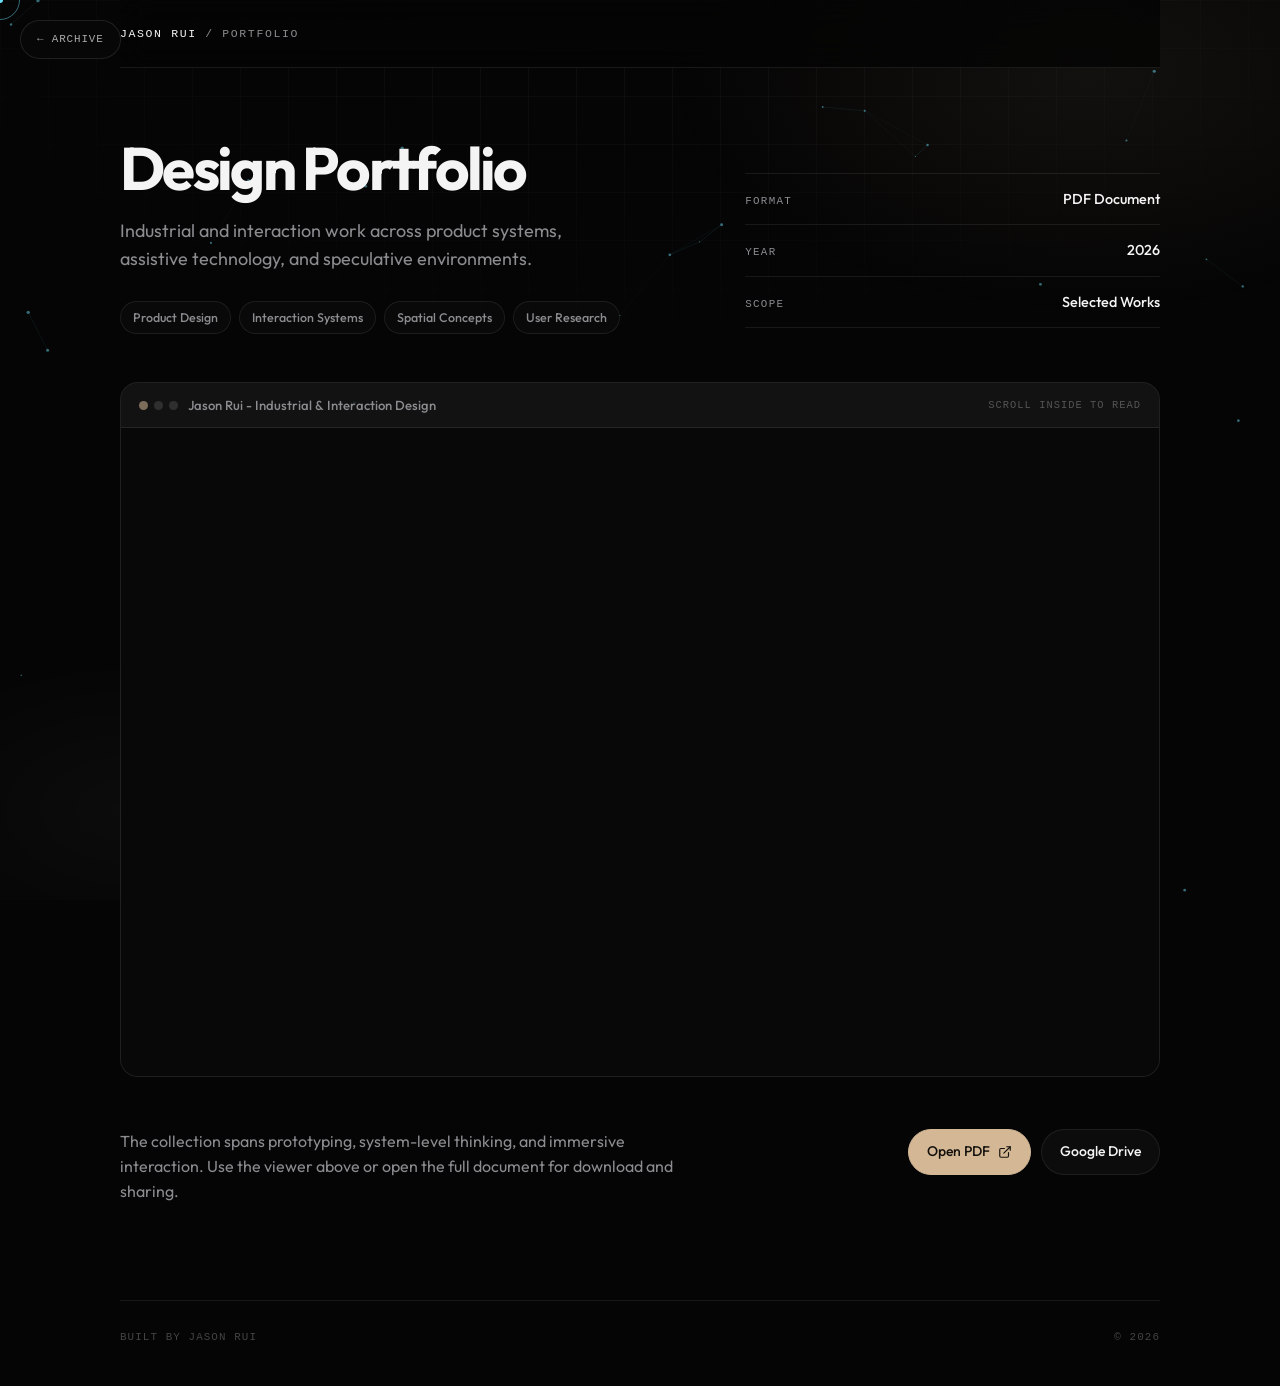
<file: portfolio/index.html>
<!DOCTYPE html>
<html lang="en">
<head>
  <meta charset="UTF-8" />
  <meta name="viewport" content="width=device-width, initial-scale=1.0"/>
  <title>Portfolio | Jason Rui</title>
  <link rel="preconnect" href="https://fonts.bunny.net" />
  <link href="https://fonts.bunny.net/css?family=outfit:400,500,600,700|ibm-plex-mono:400,500" rel="stylesheet" />
  <link rel="stylesheet" href="../css/archive-lite.css" />

  <style>
    :root {
      --bg: #050505;
      --panel: rgba(16, 16, 16, 0.82);
      --line: rgba(255, 255, 255, 0.08);
      --line-strong: rgba(255, 255, 255, 0.14);
      --text: #f4f4f5;
      --muted: #8b8b90;
      --accent: #d4b896;
      --accent-dim: rgba(212, 184, 150, 0.14);
      --radius: 14px;
      --max: 1120px;
    }

    *, *::before, *::after { box-sizing: border-box; }

    html { scroll-behavior: smooth; }

    body {
      margin: 0;
      background: var(--bg);
      color: var(--text);
      font-family: "Outfit", -apple-system, BlinkMacSystemFont, "Segoe UI", sans-serif;
      line-height: 1.55;
      -webkit-font-smoothing: antialiased;
      overflow-x: hidden;
    }

    .bg-canvas {
      position: fixed;
      inset: 0;
      z-index: -1;
      pointer-events: none;
      background-image:
        linear-gradient(var(--line) 1px, transparent 1px),
        linear-gradient(90deg, var(--line) 1px, transparent 1px);
      background-size: 48px 48px;
      mask-image: radial-gradient(ellipse 90% 70% at 50% -10%, black 20%, transparent 75%);
      -webkit-mask-image: radial-gradient(ellipse 90% 70% at 50% -10%, black 20%, transparent 75%);
      opacity: 0.55;
    }

    .bg-glow {
      position: fixed;
      inset: 0;
      z-index: -2;
      pointer-events: none;
      background:
        radial-gradient(ellipse 55% 45% at 85% 8%, rgba(212, 184, 150, 0.07), transparent 60%),
        radial-gradient(ellipse 40% 35% at 10% 90%, rgba(255, 255, 255, 0.03), transparent 55%);
    }

    .container {
      max-width: var(--max);
      margin: 0 auto;
      padding: 0 clamp(20px, 4vw, 40px);
    }

    /* Nav */
    .nav {
      position: sticky;
      top: 0;
      z-index: 50;
      height: 68px;
      display: flex;
      align-items: center;
      justify-content: space-between;
      gap: 24px;
      border-bottom: 1px solid var(--line);
      background: rgba(5, 5, 5, 0.78);
      backdrop-filter: blur(16px);
      -webkit-backdrop-filter: blur(16px);
    }

    .nav-back {
      display: inline-flex;
      align-items: center;
      gap: 8px;
      color: var(--muted);
      text-decoration: none;
      font-size: 0.875rem;
      font-weight: 500;
      transition: color 0.25s ease, transform 0.25s ease;
    }

    .nav-back:hover { color: var(--text); }
    .nav-back:active { transform: scale(0.98); }

    .nav-back svg { transition: transform 0.25s ease; }
    .nav-back:hover svg { transform: translateX(-3px); }

    .nav-brand {
      font-family: "IBM Plex Mono", ui-monospace, monospace;
      font-size: 0.72rem;
      letter-spacing: 0.14em;
      text-transform: uppercase;
      color: var(--muted);
    }

    .nav-brand strong {
      color: var(--text);
      font-weight: 500;
    }

    /* Hero - asymmetric split */
    .hero {
      display: grid;
      grid-template-columns: 1.15fr 0.85fr;
      gap: clamp(32px, 5vw, 64px);
      align-items: end;
      padding: clamp(48px, 8vw, 72px) 0 clamp(36px, 5vw, 48px);
    }

    .hero-copy h1 {
      margin: 0;
      font-size: clamp(2.4rem, 5.5vw, 3.75rem);
      font-weight: 700;
      letter-spacing: -0.045em;
      line-height: 0.95;
      max-width: 11ch;
    }

    .hero-copy .subtitle {
      margin: 20px 0 0;
      max-width: 42ch;
      color: var(--muted);
      font-size: clamp(1rem, 1.6vw, 1.125rem);
      font-weight: 400;
    }

    .hero-meta {
      padding-bottom: 6px;
    }

    .meta-list {
      list-style: none;
      margin: 0;
      padding: 0;
      display: grid;
      gap: 0;
      border-top: 1px solid var(--line);
    }

    .meta-list li {
      display: flex;
      justify-content: space-between;
      align-items: baseline;
      gap: 16px;
      padding: 14px 0;
      border-bottom: 1px solid var(--line);
      font-size: 0.9rem;
    }

    .meta-list span:first-child {
      font-family: "IBM Plex Mono", ui-monospace, monospace;
      font-size: 0.68rem;
      letter-spacing: 0.12em;
      text-transform: uppercase;
      color: var(--muted);
      flex-shrink: 0;
    }

    .meta-list span:last-child {
      text-align: right;
      color: var(--text);
      font-weight: 500;
    }

    /* Tags */
    .tags {
      display: flex;
      flex-wrap: wrap;
      gap: 8px;
      margin-top: 28px;
    }

    .tag {
      padding: 6px 12px;
      border-radius: 999px;
      border: 1px solid var(--line);
      background: rgba(255, 255, 255, 0.02);
      font-size: 0.78rem;
      font-weight: 500;
      color: var(--muted);
      transition: border-color 0.25s ease, color 0.25s ease, background 0.25s ease;
    }

    .tag:hover {
      border-color: var(--line-strong);
      color: var(--text);
      background: var(--accent-dim);
    }

    /* Viewer */
    .viewer-block {
      opacity: 0;
      transform: translateY(24px);
      transition: opacity 0.7s cubic-bezier(0.16, 1, 0.3, 1),
                  transform 0.7s cubic-bezier(0.16, 1, 0.3, 1);
    }

    .viewer-block.visible {
      opacity: 1;
      transform: translateY(0);
    }

    .viewer-shell {
      border: 1px solid var(--line);
      border-radius: calc(var(--radius) + 4px);
      overflow: hidden;
      background: var(--panel);
    }

    .viewer-toolbar {
      display: flex;
      align-items: center;
      justify-content: space-between;
      gap: 16px;
      padding: 12px 18px;
      border-bottom: 1px solid var(--line);
      background: rgba(255, 255, 255, 0.02);
    }

    .viewer-toolbar-left {
      display: flex;
      align-items: center;
      gap: 10px;
      min-width: 0;
    }

    .viewer-dots {
      display: flex;
      gap: 6px;
      flex-shrink: 0;
    }

    .viewer-dots i {
      width: 9px;
      height: 9px;
      border-radius: 50%;
      background: rgba(255, 255, 255, 0.12);
      display: block;
    }

    .viewer-dots i:first-child { background: rgba(212, 184, 150, 0.55); }

    .viewer-title {
      font-size: 0.82rem;
      font-weight: 500;
      color: var(--muted);
      white-space: nowrap;
      overflow: hidden;
      text-overflow: ellipsis;
    }

    .viewer-hint {
      font-family: "IBM Plex Mono", ui-monospace, monospace;
      font-size: 0.65rem;
      letter-spacing: 0.1em;
      text-transform: uppercase;
      color: #555;
      flex-shrink: 0;
    }

    .viewer-frame {
      background: #080808;
      position: relative;
    }

    iframe {
      width: 100%;
      height: min(72dvh, 820px);
      min-height: 480px;
      border: none;
      display: block;
    }

    /* Footer row */
    .footer-row {
      display: grid;
      grid-template-columns: 1.2fr auto;
      gap: clamp(24px, 4vw, 48px);
      align-items: start;
      padding: clamp(36px, 5vw, 52px) 0 clamp(64px, 8vw, 96px);
      opacity: 0;
      transform: translateY(20px);
      transition: opacity 0.7s cubic-bezier(0.16, 1, 0.3, 1) 0.1s,
                  transform 0.7s cubic-bezier(0.16, 1, 0.3, 1) 0.1s;
    }

    .footer-row.visible {
      opacity: 1;
      transform: translateY(0);
    }

    .desc {
      margin: 0;
      color: var(--muted);
      font-size: 1rem;
      max-width: 52ch;
    }

    .actions {
      display: flex;
      flex-wrap: wrap;
      gap: 10px;
      justify-content: flex-end;
    }

    .btn {
      padding: 11px 18px;
      border: 1px solid var(--line);
      border-radius: 999px;
      background: rgba(255, 255, 255, 0.03);
      color: var(--text);
      font-family: inherit;
      font-size: 0.875rem;
      font-weight: 500;
      text-decoration: none;
      white-space: nowrap;
      transition: background 0.25s ease, border-color 0.25s ease, color 0.25s ease, transform 0.2s ease;
      display: inline-flex;
      align-items: center;
      gap: 8px;
    }

    .btn:hover {
      border-color: var(--line-strong);
      background: rgba(255, 255, 255, 0.06);
    }

    .btn:active { transform: scale(0.98); }

    .btn-primary {
      background: var(--accent);
      border-color: var(--accent);
      color: #14110d;
    }

    .btn-primary:hover {
      background: #e2c9a8;
      border-color: #e2c9a8;
    }

    .site-footer {
      border-top: 1px solid var(--line);
      padding: 28px 0 40px;
      display: flex;
      justify-content: space-between;
      align-items: center;
      gap: 16px;
      font-family: "IBM Plex Mono", ui-monospace, monospace;
      font-size: 0.68rem;
      letter-spacing: 0.1em;
      text-transform: uppercase;
      color: #444;
    }

    @media (max-width: 860px) {
      .hero {
        grid-template-columns: 1fr;
        gap: 32px;
      }

      .hero-copy h1 { max-width: none; }

      .footer-row {
        grid-template-columns: 1fr;
      }

      .actions { justify-content: flex-start; }

      iframe {
        height: 56dvh;
        min-height: 420px;
      }
    }

    @media (prefers-reduced-motion: reduce) {
      html { scroll-behavior: auto; }

      .viewer-block,
      .footer-row {
        opacity: 1;
        transform: none;
        transition: none;
      }

      .nav-back,
      .btn,
      .tag { transition: none; }
    }
  </style>
</head>

<body>
  <canvas id="particle-canvas" aria-hidden="true"></canvas>
  <div class="cursor-dot" aria-hidden="true"></div>
  <div class="cursor-ring" aria-hidden="true"></div>
  <a class="archive-back" href="../index.html">&larr; Archive</a>
  <div class="bg-glow" aria-hidden="true"></div>
  <div class="bg-canvas" aria-hidden="true"></div>

  <div class="container">
    <nav class="nav">
      <div class="nav-brand"><strong>Jason Rui</strong> / Portfolio</div>
    </nav>

    <header class="hero">
      <div class="hero-copy">
        <h1>Design Portfolio</h1>
        <p class="subtitle">
          Industrial and interaction work across product systems, assistive technology, and speculative environments.
        </p>
        <div class="tags" aria-label="Focus areas">
          <span class="tag">Product Design</span>
          <span class="tag">Interaction Systems</span>
          <span class="tag">Spatial Concepts</span>
          <span class="tag">User Research</span>
        </div>
      </div>

      <div class="hero-meta">
        <ul class="meta-list">
          <li><span>Format</span><span>PDF Document</span></li>
          <li><span>Year</span><span>2026</span></li>
          <li><span>Scope</span><span>Selected Works</span></li>
        </ul>
      </div>
    </header>

    <section class="viewer-block" aria-label="Portfolio preview">
      <div class="viewer-shell">
        <div class="viewer-toolbar">
          <div class="viewer-toolbar-left">
            <div class="viewer-dots" aria-hidden="true">
              <i></i><i></i><i></i>
            </div>
            <span class="viewer-title">Jason Rui - Industrial &amp; Interaction Design</span>
          </div>
          <span class="viewer-hint">Scroll inside to read</span>
        </div>
        <div class="viewer-frame">
          <iframe src="./assets/portfolio.pdf" title="Jason Rui Portfolio PDF"></iframe>
        </div>
      </div>
    </section>

    <div class="footer-row">
      <p class="desc">
        The collection spans prototyping, system-level thinking, and immersive interaction. Use the viewer above or open the full document for download and sharing.
      </p>

      <div class="actions">
        <a class="btn btn-primary" href="./assets/portfolio.pdf" target="_blank" rel="noopener">
          Open PDF
          <svg width="14" height="14" viewBox="0 0 24 24" fill="none" stroke="currentColor" stroke-width="2" stroke-linecap="round" stroke-linejoin="round" aria-hidden="true">
            <path d="M18 13v6a2 2 0 0 1-2 2H5a2 2 0 0 1-2-2V8a2 2 0 0 1 2-2h6"></path>
            <polyline points="15 3 21 3 21 9"></polyline>
            <line x1="10" y1="14" x2="21" y2="3"></line>
          </svg>
        </a>
        <a class="btn" href="https://drive.google.com/file/d/1Ut0GB5HXi8prYSM-QrwecjLzVtFn9bOL/view?usp=sharing" target="_blank" rel="noopener">
          Google Drive
        </a>
      </div>
    </div>

    <footer class="site-footer">
      <span>Built by Jason Rui</span>
      <span>&copy; 2026</span>
    </footer>
  </div>

  <script src="../js/archive-lite.js"></script>
  <script>
    const revealObserver = new IntersectionObserver((entries) => {
      entries.forEach((entry) => {
        if (entry.isIntersecting) {
          entry.target.classList.add('visible');
          revealObserver.unobserve(entry.target);
        }
      });
    }, { threshold: 0.12 });

    document.querySelectorAll('.viewer-block, .footer-row').forEach((el) => {
      revealObserver.observe(el);
    });
  </script>
</body>
</html>
</file>
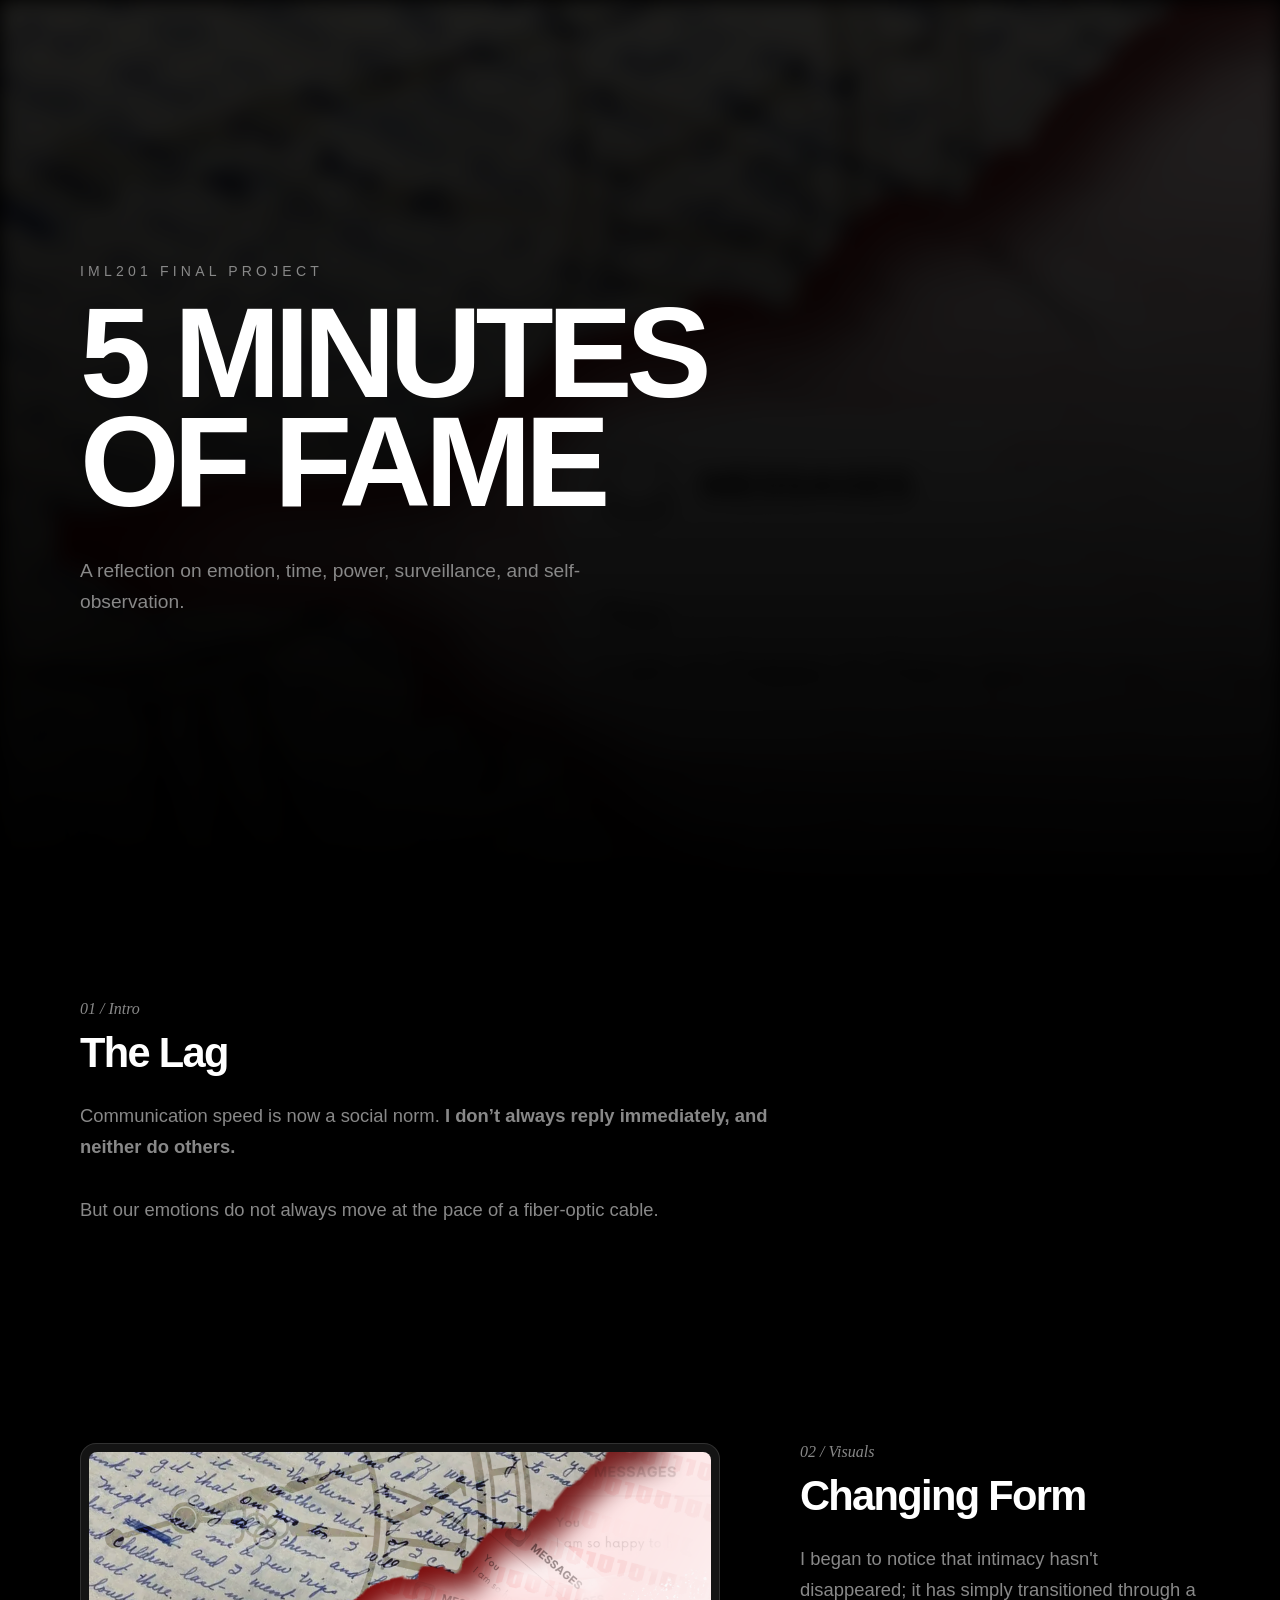
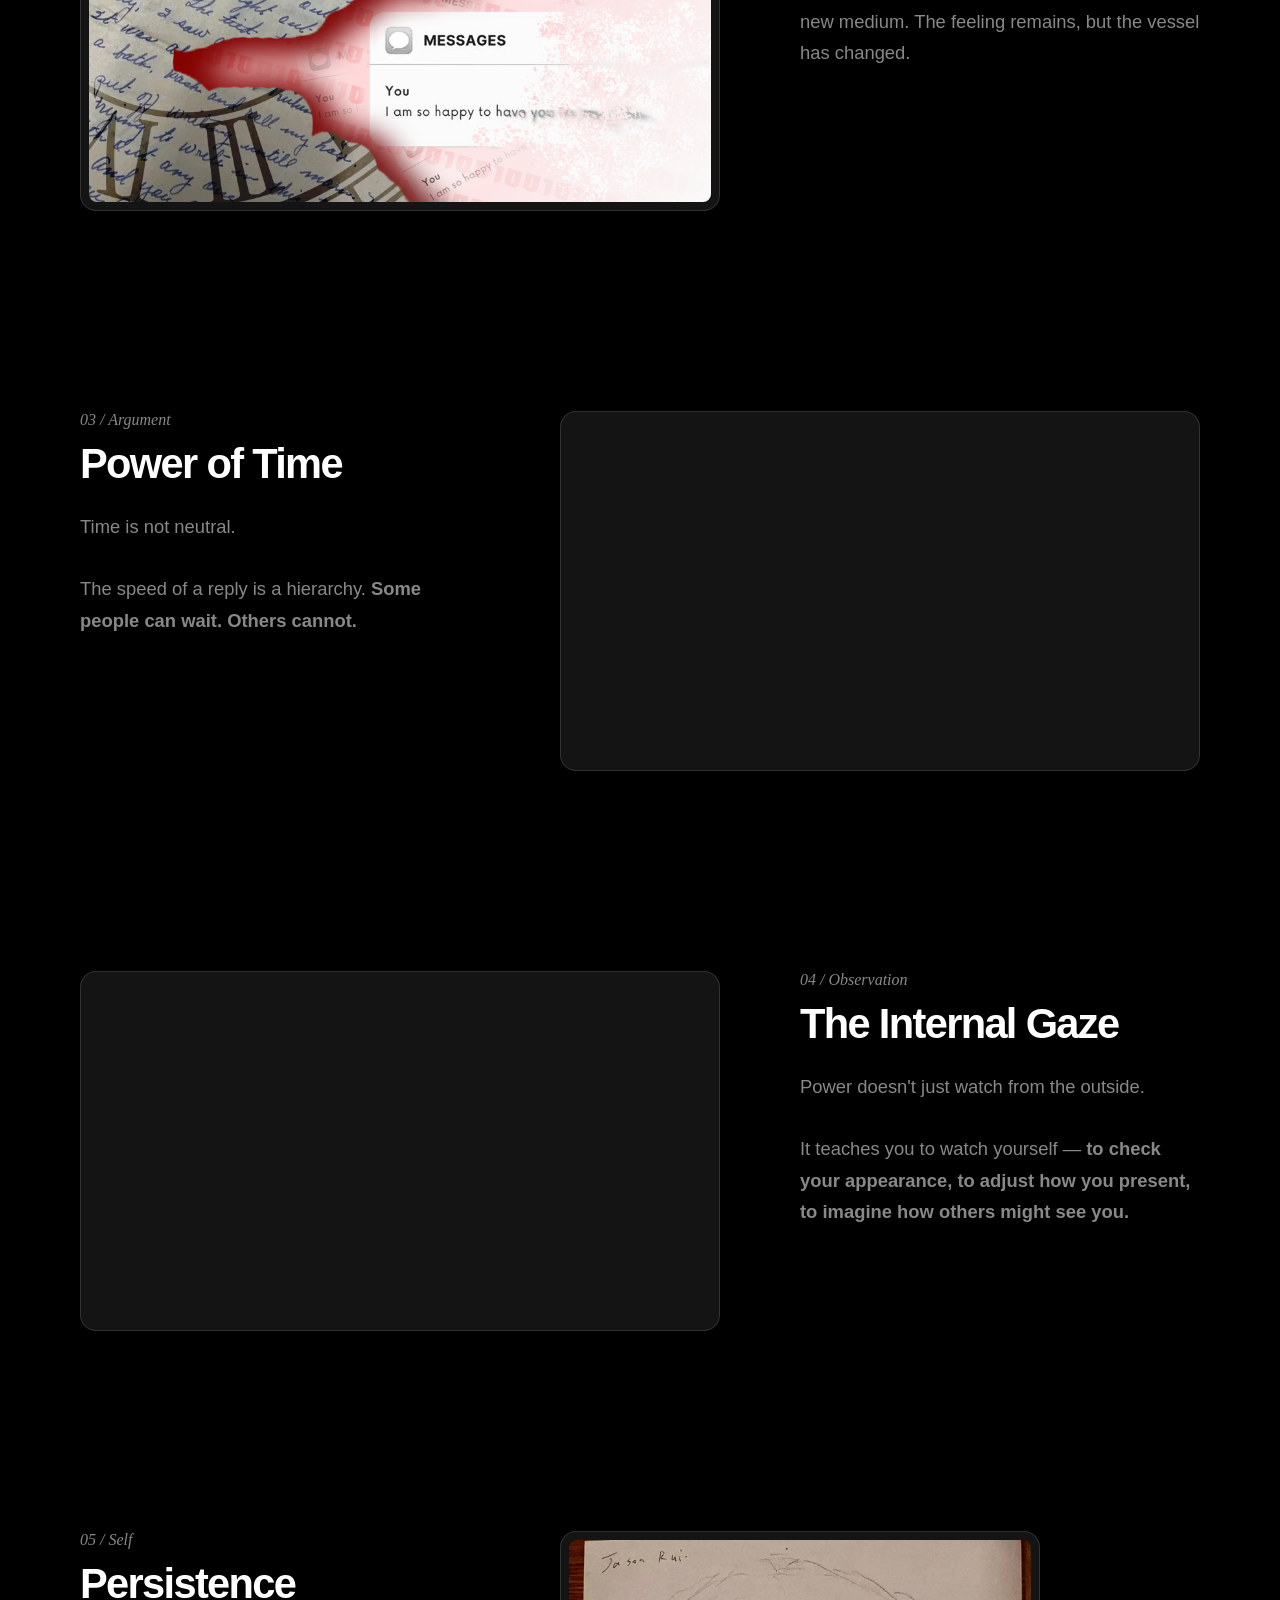
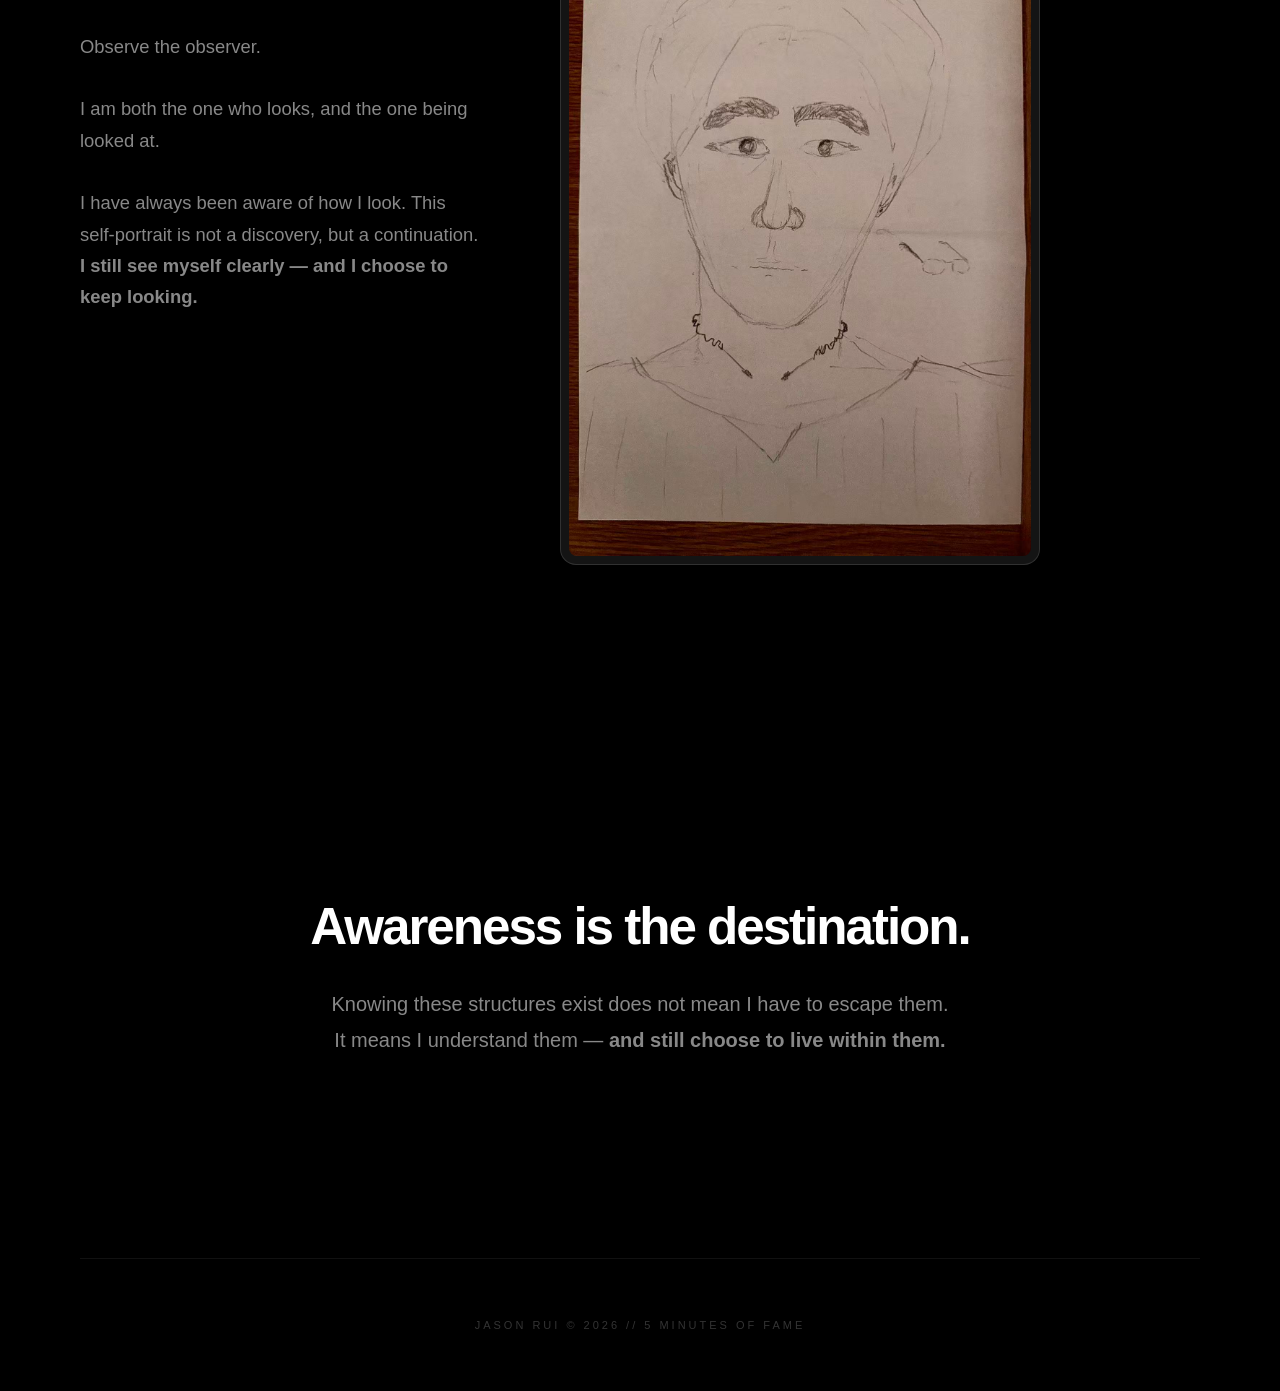
<file: IML201/5 MINUTES OF FAME/index.html>
<!DOCTYPE html>
<html lang="en">
<head>
  <meta charset="UTF-8" />
  <meta name="viewport" content="width=device-width, initial-scale=1.0" />
  <title>5 Minutes of Fame | Jason Rui</title>
  <style>
    :root {
      --bg: #000000;
      --text: #ffffff;
      --muted: #888888;
      --media-border: rgba(255, 255, 255, 0.12);
      --media-bg: rgba(25, 25, 25, 0.8);
    }

    * { box-sizing: border-box; }

    body {
      margin: 0;
      background-color: var(--bg);
      color: var(--text);
      font-family: "Inter", -apple-system, BlinkMacSystemFont, sans-serif;
      overflow-x: hidden;
    }

    /* --- 背景：Image Project --- */
    #heroBg {
      position: fixed;
      top: 0;
      left: 0;
      width: 100%;
      height: 100vh;
      z-index: -1;
      background: 
        linear-gradient(to bottom, rgba(0,0,0,0.5), #000),
        url('../assets/FINAL IMAGE PROJECT.png') center/cover no-repeat;
      opacity: 0.4; 
      filter: blur(10px) saturate(0.8); 
      transition: opacity 0.1s linear;
      pointer-events: none;
    }

    .container {
      max-width: 1200px;
      margin: 0 auto;
      padding: 0 40px;
    }

    .hero-section {
      height: 100vh;
      display: flex;
      flex-direction: column;
      justify-content: center;
    }

    .eyebrow {
      font-size: 14px;
      letter-spacing: 0.3em;
      text-transform: uppercase;
      color: var(--muted);
      margin-bottom: 20px;
    }

    h1 {
      font-size: clamp(3.5rem, 10vw, 8rem);
      font-weight: 800;
      line-height: 0.85;
      margin: 0;
      letter-spacing: -0.05em;
    }

    .hero-desc {
      margin-top: 40px;
      font-size: 1.2rem;
      max-width: 550px;
      color: var(--muted);
      line-height: 1.6;
    }

    .section {
      padding: 100px 0;
      display: flex;
      flex-direction: column;
      gap: 50px;
    }

    .content-row {
      display: grid;
      grid-template-columns: 1fr 1.6fr;
      gap: 80px;
      align-items: start;
    }

    .content-row.reversed {
      grid-template-columns: 1.6fr 1fr;
    }

    .text-side {
      position: sticky;
      top: 100px;
    }

    /* --- 媒体容器（针对 Iframe 优化） --- */
    .media-container {
      width: 100%;
      border: 1px solid var(--media-border);
      background-color: var(--media-bg);
      backdrop-filter: blur(10px);
      padding: 8px; /* 减小内边距，让 iframe 显得更整洁 */
      border-radius: 16px;
      box-shadow: 0 30px 60px rgba(0,0,0,0.5);
      transition: all 0.5s ease;
      overflow: hidden;
      aspect-ratio: 16 / 9; /* 强制保持视频比例 */
    }

    .media-container iframe {
      width: 100%;
      height: 100%;
      border-radius: 8px;
      border: none;
    }

    .media-container:hover {
      border-color: rgba(255, 255, 255, 0.3);
      transform: translateY(-5px);
    }

    img {
      width: 100%;
      display: block;
      border-radius: 8px;
      transition: transform 0.6s ease;
    }

    h2 { font-size: 2.6rem; margin: 0 0 24px; letter-spacing: -0.04em; line-height: 1.1; }
    .description { color: var(--muted); font-size: 1.15rem; line-height: 1.7; }
    .num-tag { font-family: serif; font-size: 1rem; color: var(--muted); margin-bottom: 12px; display: block; font-style: italic; }

    .conclusion {
      padding: 180px 0;
      text-align: center;
      max-width: 850px;
      margin: 0 auto;
    }

    .conclusion h3 { font-size: 3.2rem; margin-bottom: 30px; letter-spacing: -0.04em; }

    .footer {
      padding: 60px 0;
      border-top: 1px solid #111;
      text-align: center;
      color: #333;
      font-size: 11px;
      letter-spacing: 3px;
      text-transform: uppercase;
    }

    @media (max-width: 900px) {
      .content-row, .content-row.reversed { grid-template-columns: 1fr; }
      .text-side { position: static; }
      .container { padding: 0 24px; }
      .media-container { aspect-ratio: 16 / 9; }
    }
  </style>
</head>
<body>

  <div id="heroBg"></div>

  <div class="container">
    <header class="hero-section">
      <span class="eyebrow">IML201 Final Project</span>
      <h1>5 MINUTES<br>OF FAME</h1>
      <p class="hero-desc">
        A reflection on emotion, time, power, surveillance, and self-observation.
      </p>
    </header>

    <section class="section" id="introduction">
      <div style="max-width: 700px;">
        <span class="num-tag">01 / Intro</span>
        <h2>The Lag</h2>
        <p class="description">
          Communication speed is now a social norm. <strong>I don’t always reply immediately, and neither do others.</strong>
          <br><br>
          But our emotions do not always move at the pace of a fiber-optic cable.
        </p>
      </div>
    </section>

    <section class="section" id="image-project">
      <div class="content-row reversed">
        <div class="media-container" style="aspect-ratio: auto;">
          <img src="../assets/FINAL IMAGE PROJECT.png" alt="Image Project" />
        </div>
        <div class="text-side">
          <span class="num-tag">02 / Visuals</span>
          <h2>Changing Form</h2>
          <p class="description">
            I began to notice that intimacy hasn't disappeared; it has simply transitioned through a new medium. 
            The feeling remains, but the vessel has changed.
          </p>
        </div>
      </div>
    </section>

    <section class="section" id="digital-argument">
      <div class="content-row">
        <div class="text-side">
          <span class="num-tag">03 / Argument</span>
          <h2>Power of Time</h2>
          <p class="description">
            Time is not neutral. <br><br>
            The speed of a reply is a hierarchy. <strong>Some people can wait. Others cannot.</strong>
          </p>
        </div>
        <div class="media-container">
          <iframe 
            src="https://drive.google.com/file/d/1cKXr0EIXuREf8eYTq1goNjvhq_KpqQdV/preview" 
            allow="autoplay">
          </iframe>
        </div>
      </div>
    </section>

    <section class="section" id="surveillance">
      <div class="content-row reversed">
        <div class="media-container">
          <iframe 
            src="https://drive.google.com/file/d/11W2l3atdvMuZHadM60sqAM8Ow-t1MdpK/preview" 
            allow="autoplay">
          </iframe>
        </div>
        <div class="text-side">
          <span class="num-tag">04 / Observation</span>
          <h2>The Internal Gaze</h2>
          <p class="description">
            Power doesn't just watch from the outside. <br><br>
            It teaches you to watch yourself — <strong>to check your appearance, to adjust how you present, to imagine how others might see you.</strong>
          </p>
        </div>
      </div>
    </section>

    <section class="section" id="portrait">
      <div class="content-row">
        <div class="text-side">
          <span class="num-tag">05 / Self</span>
          <h2>Persistence</h2>
          <p class="description">
            Observe the observer. <br><br>
            I am both the one who looks, and the one being looked at.
            <br><br>
            I have always been aware of how I look. This self-portrait is not a discovery, but a continuation. 
            <strong>I still see myself clearly — and I choose to keep looking.</strong>
          </p>
        </div>
        <div class="media-container" style="max-width: 480px; aspect-ratio: auto;">
          <img src="../assets/self.jpg" alt="Self Portrait" />
        </div>
      </div>
    </section>

    <div class="conclusion">
      <h3>Awareness is the destination.</h3>
      <p style="color: var(--muted); font-size: 1.25rem; line-height: 1.8;">
        Knowing these structures exist does not mean I have to escape them. <br>
        It means I understand them — <strong>and still choose to live within them.</strong>
      </p>
    </div>

    <footer class="footer">
      JASON RUI &copy; 2026 // 5 MINUTES OF FAME
    </footer>
  </div>

  <script>
    document.addEventListener('DOMContentLoaded', () => {
      const heroBg = document.getElementById('heroBg');

      window.addEventListener('scroll', () => {
        const scrollPos = window.scrollY;
        const newOpacity = 0.3 - (scrollPos / 5000); 
        if (heroBg) {
          heroBg.style.opacity = Math.max(0, newOpacity);
        }
      });
    });
  </script>
</body>
</html>
</file>
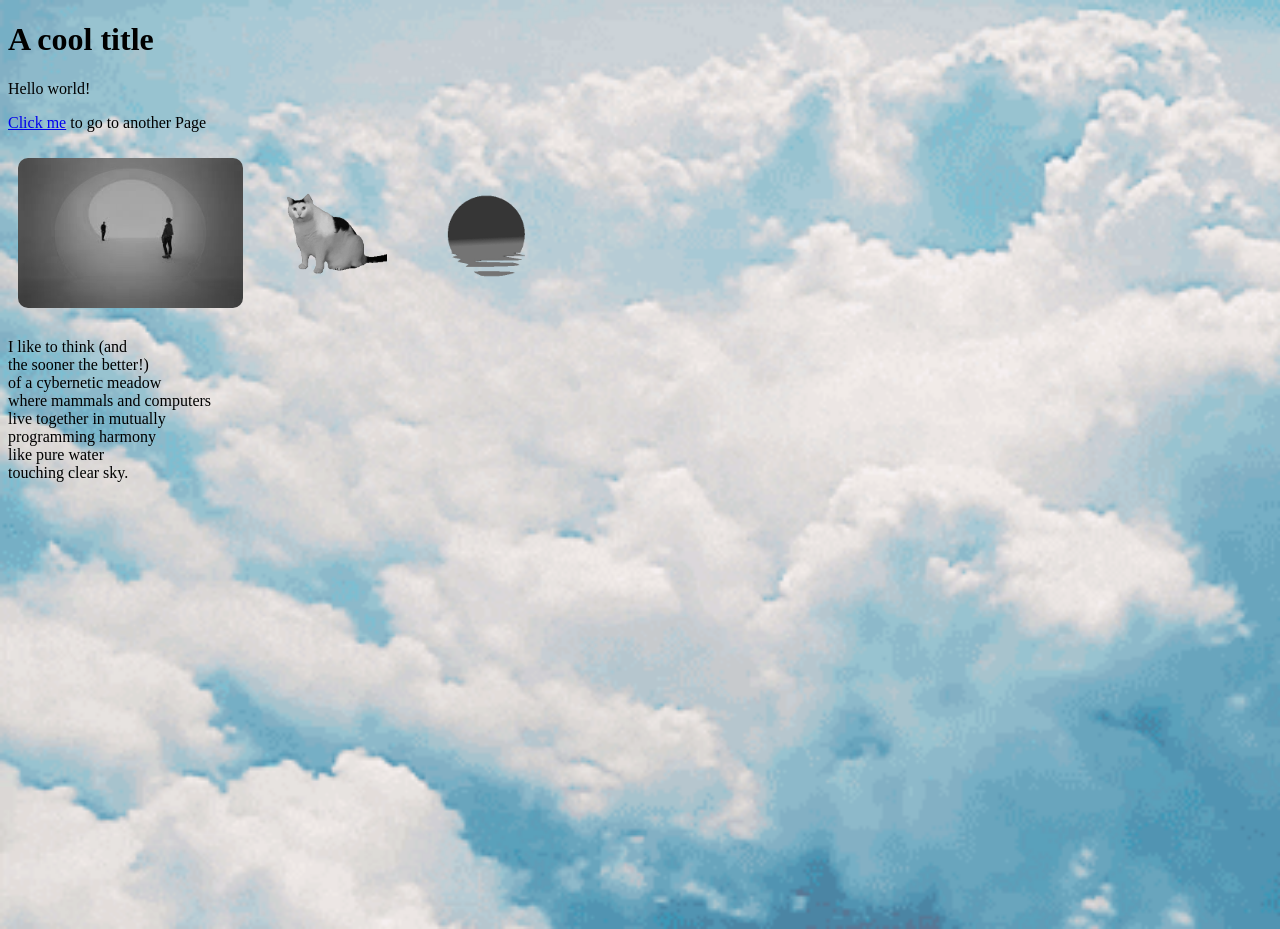
<file: IML300/project-2demo/index.html>
<!DOCTYPE html>
<html lang="en">
  <head>
    <meta charset="UTF-8" />
    <meta name="viewport" content="width=device-width, initial-scale=1.0" />
    <title>HTML demo</title>
    <link rel="stylesheet" href="style.css" />
  </head>
  <body>
    <h1>A cool title</h1>

    <p>Hello world!</p>
    <p><a href="page-2.html">Click me</a> to go to another Page</p>
    <img src="assets/1.jpg" />
    <img src="assets/cat.gif" />
    <img src="assets/sunset.gif" />

    <p id="p1">
      I like to think (and<br />
      the sooner the better!)<br />
      of a cybernetic meadow<br />
      where mammals and computers<br />
      live together in mutually<br />
      programming harmony<br />
      like pure water<br />
      touching clear sky.
    </p>

    <!--     add an image of your choice below -->

    <!--     add a paragraph of your choice below -->

    <!--     add a link of your choice below -->

    <!--    create a third html page in this project -->
  </body>
</html>
</file>
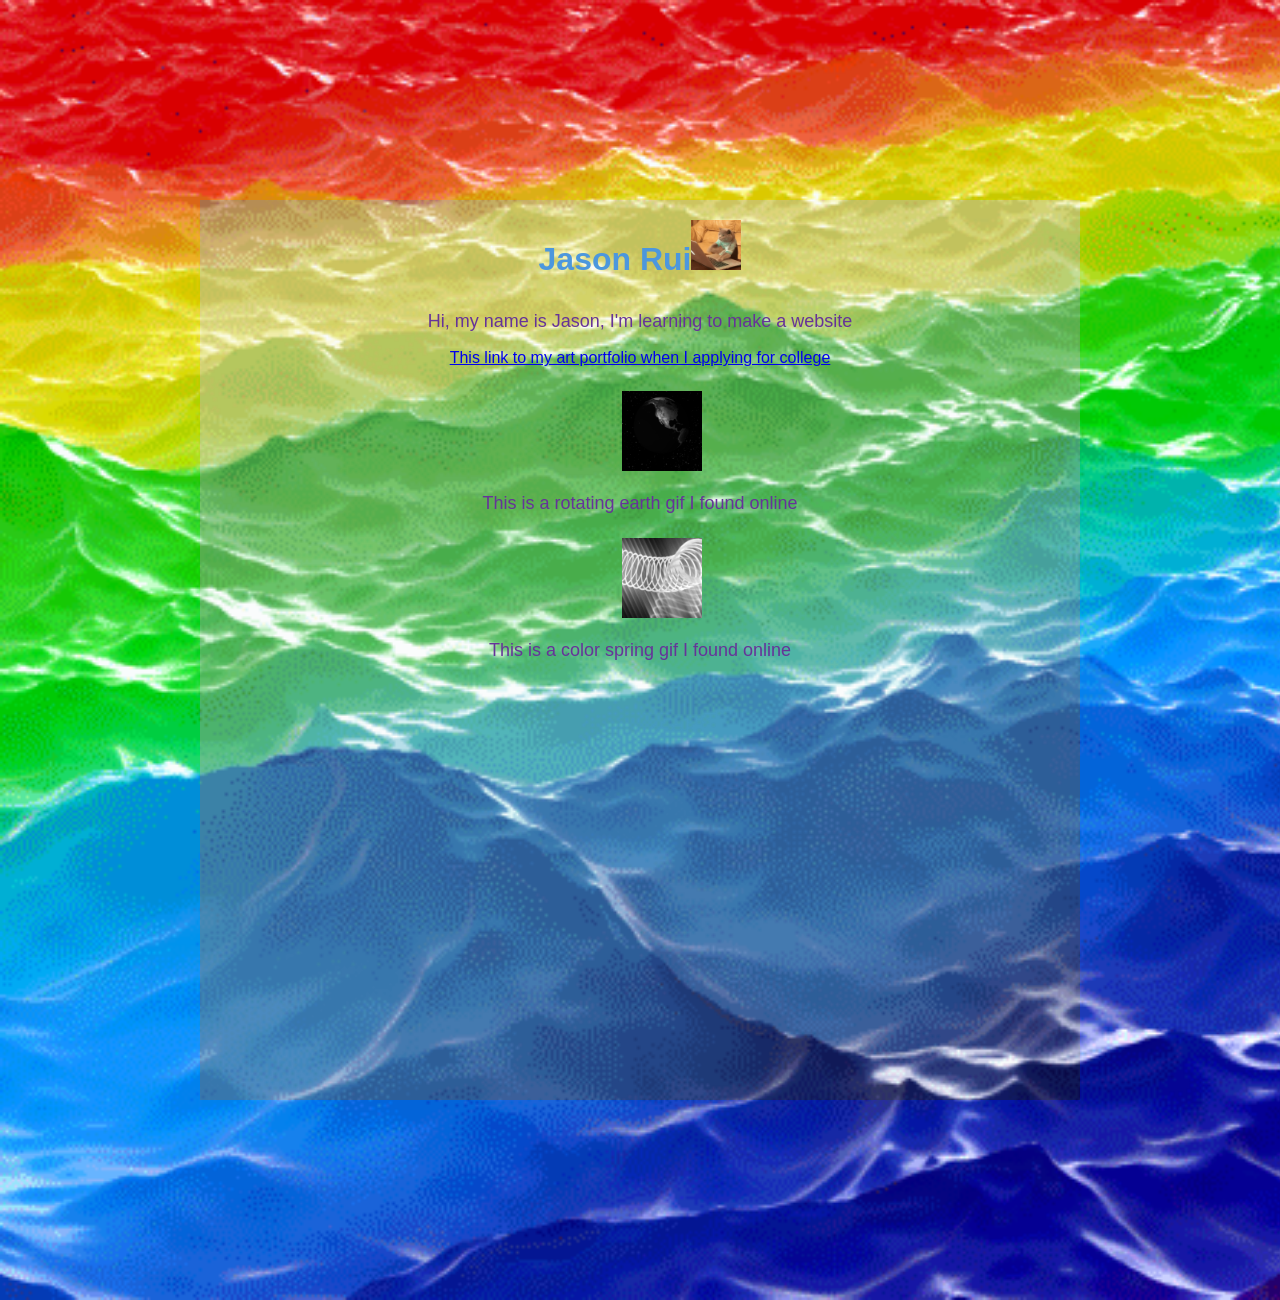
<file: IML300/project-2/project-2-1/index.html>
<!DOCTYPE html>
<html lang="en">
<head>
    <meta charset="UTF-8">
    <meta name="viewport" content="width=device-width, initial-scale=1.0">
    <title> Jason's project 2</title>
    <style>
        body {
            font-family: Arial, sans-serif;
            margin: 200px;
            line-height: 1.6;
            text-align:center;
            
            background-image: url("proj2assets/background.gif");
            backdrop-filter: blur(5px);
            backdrop-filter: grayscale(50%);
            background-size: cover;
            height: 100vh;
        }
        
        h1 {
            color: rgb(76, 151, 221);
            
        }
        p {
            font-size: 18px;
            margin-bottom: 10px;
            color: rebeccapurple;
        }
        img {
            
            max-width: 100%;
            height:80px;
            display:block;
            margin-top: 20px;
            margin-left: 48%;
            filter: blur(5px);
            filter: grayscale(100%);
            transition: 0.5s;
            
        }
        img:hover {
            margin-left: 42%;
            height:200px;
            filter: blur(0px);
            filter: grayscale(0%);
        }
        #good{
            width:50px;
            height:50px;
            display:inline-block;
            
            margin-left: 0%;
            filter: blur(0px);
            filter: grayscale(0%);
        }
    </style>
</head>
<body>
    <h1> Jason Rui<img id="good" src="proj2assets/good.gif" alt="good"></h1>
    <p> Hi, my name is Jason, I'm learning to make a website</p>
    <a href="https://drive.google.com/file/d/1SJwKflxQ8BOlQIToL80er3gID78Zisu8/view?usp=sharing">
        This link to my art portfolio when I applying for college</a>
    <img src="proj2assets/Rotating_earth_(large).gif"alt ="Rotating Earth">
    <p> This is a rotating earth gif I found online</p>
    <img src="proj2assets/colorspring.gif"alt ="clor spring">
    <p> This is a color spring gif I found online</p>
    
</body>
</html>
</file>
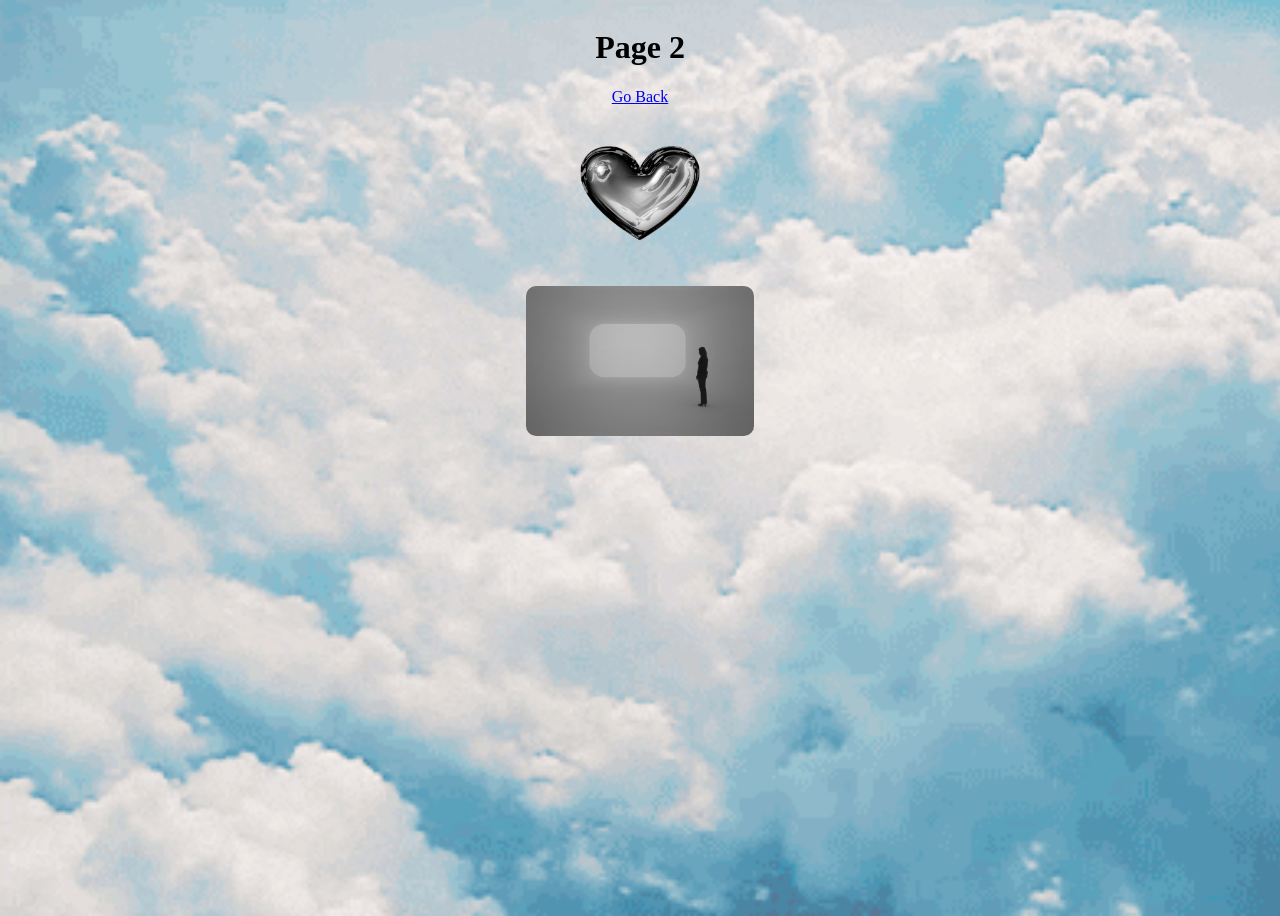
<file: IML300/project-2demo/page-2.html>
<!DOCTYPE html>
<html lang="en">
  <head>
    <meta charset="UTF-8" />
    <meta name="viewport" content="width=device-width, initial-scale=1.0" />
    <title>HTML demo</title>
    <link rel="stylesheet" href="style.css" />
  </head>
  <body class="specialCenter">
    <h1>Page 2</h1>
    <a href="index.html">Go Back</a>
    <img src="assets/heart.webp" />
    <img src="assets/2.jpg" />
  </body>
</html>
</file>
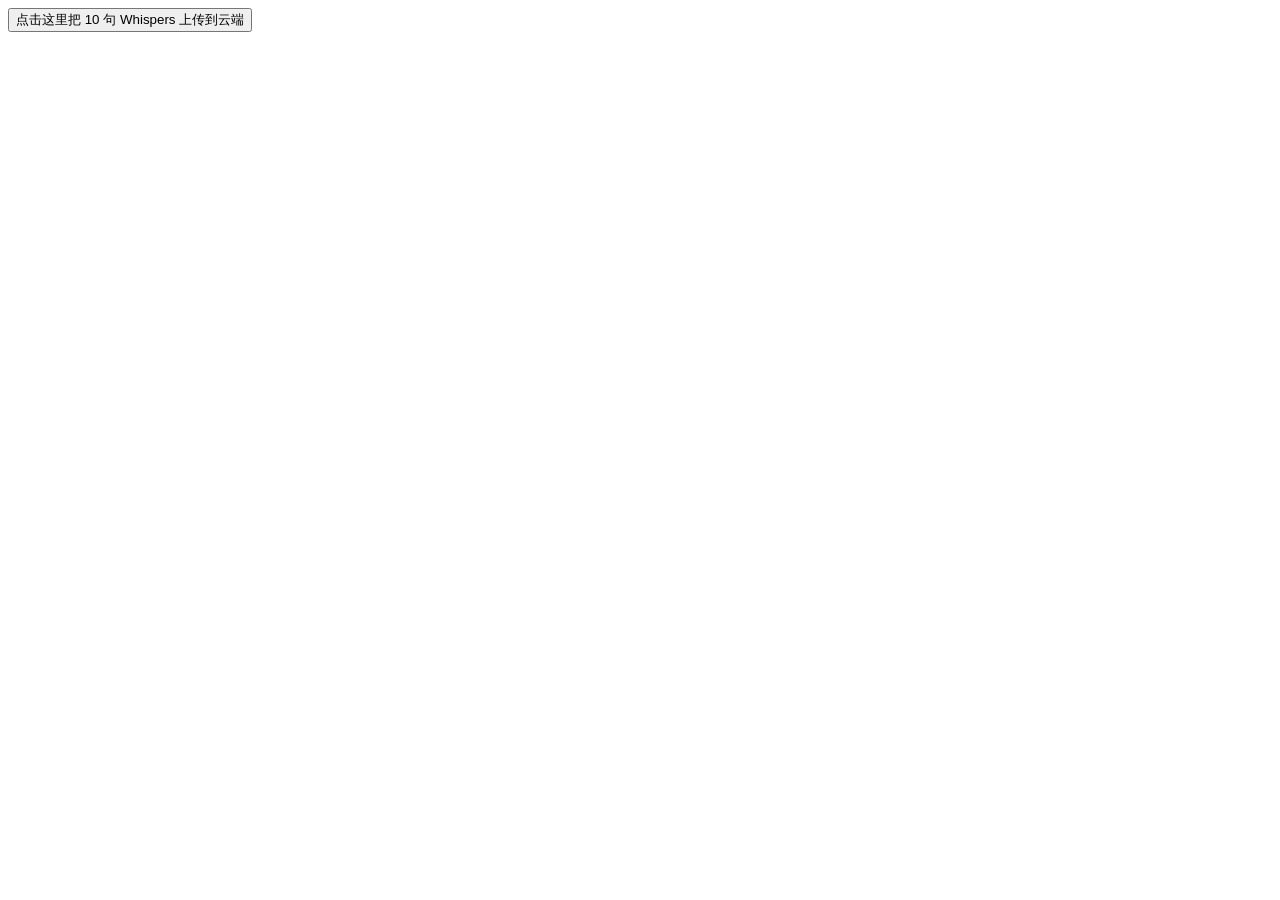
<file: IML300/project-3/initBIN.html>
<!DOCTYPE html>
<html>
<head>
    <meta charset="UTF-8">
    <title>初始化数据</title>
</head>
<body>
    <button onclick="uploadInitialData()">点击这里把 10 句 Whispers 上传到云端</button>
    <div id="status"></div>

    <script>
        // 👇 填入你的 ID 和 Key
        const BIN_ID = '692269b643b1c97be9beeb2a'; 
        const API_KEY = '$2a$10$jUQViu8oab0a1mqad9wj0uo/9EeLVsctGZ94Xf9AxuEmNLOVB3Pz2';
        const URL = `https://api.jsonbin.io/v3/b/${BIN_ID}`;

        // 这里是你提供的原始数据
        const initialData = {
            "whispers": [
                "I told the moon a secret I could never tell you. Now, I send its light your way as a silent apology.",
                "To the person who finds this: you are stronger than you feel, and braver than you believe.",
                "Today, I saw a complete stranger laugh, and it felt like a small, unexpected gift just for me.",
                "I'm writing this from a city of eight million people, and I've never felt more alone.",
                "Don't be afraid of your quiet. The most beautiful symphonies often begin in the silence.",
                // "I still look for your shadow in crowded places, knowing I'll never find it.",
                // "If you're reading this, know that a stranger somewhere is wishing you peace today.",
                // "I wear a smile like armor every day. I wonder if anyone can tell it's getting heavy.",
                // "I sent a message into the universe today, a secret hope. Maybe you're the one it reached.",
                // "The world is loud. Your whisper matters. Thank you for leaving a piece of your story here."
            ]
        };

        function uploadInitialData() {
            document.getElementById('status').innerText = "正在上传...";
            
            fetch(URL, {
                method: 'PUT', // 覆盖模式
                headers: {
                    'Content-Type': 'application/json',
                    'X-Master-Key': API_KEY
                },
                body: JSON.stringify(initialData)
            })
            .then(res => res.json())
            .then(data => {
                if(data.record) {
                    document.getElementById('status').innerHTML = "✅ <b>上传成功！</b><br>云端现在已经有这10句话了。<br>现在可以去运行下面的【主网页代码】了。";
                } else {
                    document.getElementById('status').innerText = "❌ 失败，请检查 Key 权限";
                }
            });
        }
    </script>
</body>
</html>
</file>
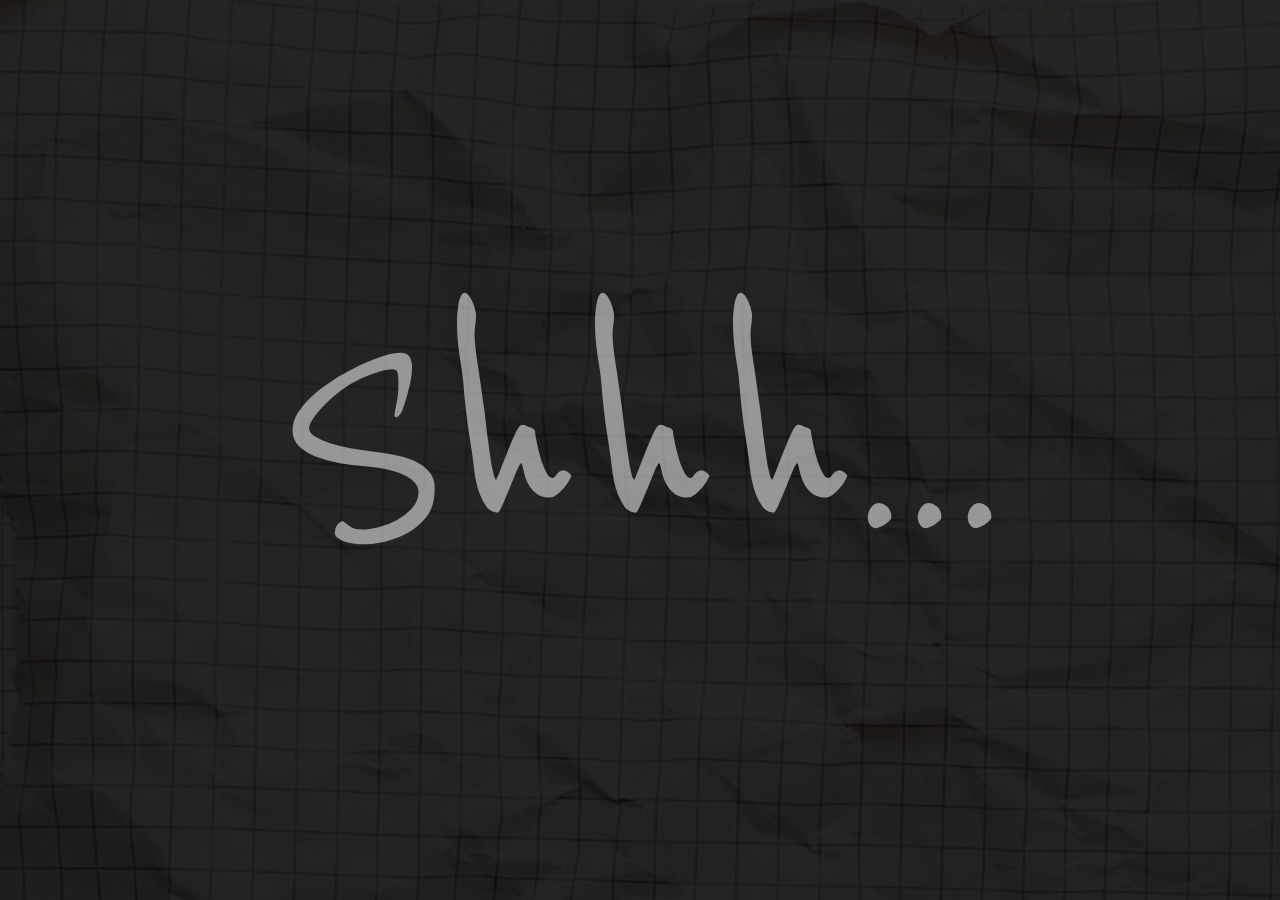
<file: IML300/project-3/proj3index.html>
<!DOCTYPE html>
<html lang="en">
<head>
    <link rel="preconnect" href="https://fonts.googleapis.com">
<link rel="preconnect" href="https://fonts.gstatic.com" crossorigin>
<link href="https://fonts.googleapis.com/css2?family=Reenie+Beanie&display=swap" rel="stylesheet">
    <meta charset="UTF-8">
    <meta name="viewport" content="width=device-width, initial-scale=1.0">
    <title>whispers</title>
    <!-- <script src=“https://ajax.googleapis.com/ajax/libs/jquery/2.2.2/jquery.min.js”></script> -->
    <link rel="stylesheet" href="proj3Style.css" />
    <script src="https://code.jquery.com/jquery-3.6.0.min.js"></script>

    <script src="SmoothEF.js"></script>
</head>
<body>
<audio autoplay loop>
        <source src="proj3Assets/whisper.MP3" type="audio/mpeg">
        
        Your browser does not support the audio element.
    </audio>
    
    <div class="container">
        <script src="proj3JS.js"></script>
    <div class = "text active" data-index="0">    
        <h1 id = "title">Shhh...</h1>
    </div>
    <div class = "text" data-index="1">    
        <h2 class = "subtitle">In the Quiet, We Listen.</h2>
        <h3 id = "description">Every soul carries an untold story. A secret kept. A memory treasured. </h3>
        <h3 id = "description">A thought too fragile for the light of day. This is the sanctuary for those whispers.</h3>
    </div>
    <div class = "text" data-index="2">    
        <h2 class = "subtitle2">Oh, you hear, there are others nearby whispering some kind of story to you.</h2>
        <a href="proj3Page2.html"><img id= "imgForlistenTo"src="proj3Assets/soundd.png" alt="soundd" width="304"></a>
    </div>
    <div class = "text" data-index="3">    
        <h2 class = "subtitle2">You walked off in another direction,</h2>
        <h2 id = "description">the whispering fading away.</h2>
    </div>
    
    </div>      
</body>
</html>
</file>
<file: css/archive.css>
:root {
  --bg: #030303;
  --panel: rgba(14, 14, 16, 0.72);
  --panel-hover: rgba(22, 22, 26, 0.88);
  --border: rgba(255, 255, 255, 0.07);
  --border-hover: rgba(255, 255, 255, 0.18);
  --text: #f5f5f7;
  --muted: #7a7a82;
  --accent: #6ee7ff;
  --accent-2: #a78bfa;
  --radius: 16px;
  --max: 1080px;
  --nav-h: 72px;
  --ease-out: cubic-bezier(0.16, 1, 0.3, 1);
}

*, *::before, *::after { box-sizing: border-box; }

html {
  scroll-behavior: smooth;
}

html.has-custom-cursor,
html.has-custom-cursor * {
  cursor: none !important;
}

body {
  margin: 0;
  background: var(--bg);
  color: var(--text);
  font-family: "Outfit", -apple-system, BlinkMacSystemFont, "Segoe UI", sans-serif;
  line-height: 1.5;
  -webkit-font-smoothing: antialiased;
  overflow-x: hidden;
}

a { color: inherit; text-decoration: none; }

/* Canvas + grain */
#particle-canvas {
  position: fixed;
  inset: 0;
  z-index: 0;
  pointer-events: none;
}

.noise {
  position: fixed;
  inset: 0;
  z-index: 1;
  pointer-events: none;
  opacity: 0.035;
  background-image: url("data:image/svg+xml,%3Csvg viewBox='0 0 256 256' xmlns='http://www.w3.org/2000/svg'%3E%3Cfilter id='n'%3E%3CfeTurbulence type='fractalNoise' baseFrequency='0.85' numOctaves='4' stitchTiles='stitch'/%3E%3C/filter%3E%3Crect width='100%25' height='100%25' filter='url(%23n)'/%3E%3C/svg%3E");
}

.scroll-progress {
  position: fixed;
  top: 0;
  left: 0;
  height: 2px;
  width: 0%;
  z-index: 200;
  background: linear-gradient(90deg, var(--accent), var(--accent-2));
  transform-origin: left;
}

/* Custom cursor */
.cursor-dot,
.cursor-ring {
  position: fixed;
  top: 0;
  left: 0;
  border-radius: 50%;
  pointer-events: none;
  z-index: 9999;
  transform: translate(-50%, -50%);
  will-change: transform;
}

.cursor-dot {
  width: 6px;
  height: 6px;
  background: var(--accent);
  mix-blend-mode: difference;
}

.cursor-ring {
  width: 40px;
  height: 40px;
  border: 1px solid rgba(110, 231, 255, 0.45);
  transition: width 0.35s var(--ease-out), height 0.35s var(--ease-out), border-color 0.35s ease, background 0.35s ease;
}

.cursor-ring.is-hover {
  width: 64px;
  height: 64px;
  background: rgba(110, 231, 255, 0.06);
  border-color: rgba(110, 231, 255, 0.7);
}

.cursor-ring.is-click {
  width: 28px;
  height: 28px;
}

.container {
  position: relative;
  z-index: 2;
  max-width: var(--max);
  margin: 0 auto;
  padding: 0 clamp(20px, 4vw, 40px) 120px;
}

/* Nav */
.nav {
  height: var(--nav-h);
  display: flex;
  align-items: center;
  justify-content: space-between;
  gap: 20px;
  border-bottom: 1px solid var(--border);
  position: sticky;
  top: 0;
  background: rgba(3, 3, 3, 0.65);
  backdrop-filter: blur(18px);
  -webkit-backdrop-filter: blur(18px);
  z-index: 100;
}

.nav-logo {
  font-weight: 600;
  font-size: 0.82rem;
  letter-spacing: 0.14em;
  text-transform: uppercase;
}

.nav-meta {
  display: flex;
  align-items: center;
  gap: 20px;
  font-family: "IBM Plex Mono", ui-monospace, monospace;
  font-size: 0.68rem;
  letter-spacing: 0.08em;
  color: var(--muted);
}

.nav-clock {
  color: var(--accent);
  min-width: 7ch;
}

.lang-toggle {
  padding: 5px 10px;
  border: 1px solid var(--border);
  border-radius: 999px;
  background: rgba(255, 255, 255, 0.03);
  color: var(--muted);
  font-family: "IBM Plex Mono", ui-monospace, monospace;
  font-size: 0.62rem;
  letter-spacing: 0.08em;
  text-transform: uppercase;
  cursor: pointer;
  transition: color 0.25s ease, border-color 0.25s ease, background 0.25s ease;
}

.lang-toggle:hover {
  color: var(--text);
  border-color: var(--border-hover);
  background: rgba(110, 231, 255, 0.06);
}

.lang-toggle:active {
  transform: scale(0.98);
}

.nav-status {
  display: flex;
  align-items: center;
  gap: 8px;
}

.nav-status::before {
  content: "";
  width: 6px;
  height: 6px;
  border-radius: 50%;
  background: #34d399;
  box-shadow: 0 0 12px rgba(52, 211, 153, 0.6);
  animation: pulse-dot 2s ease-in-out infinite;
}

@keyframes pulse-dot {
  0%, 100% { opacity: 1; transform: scale(1); }
  50% { opacity: 0.5; transform: scale(0.85); }
}

/* Hero */
.hero {
  min-height: calc(100dvh - var(--nav-h) - 40px);
  display: grid;
  grid-template-columns: 1.1fr 0.9fr;
  align-items: end;
  gap: clamp(32px, 6vw, 80px);
  padding: clamp(40px, 8vw, 80px) 0 clamp(48px, 6vw, 64px);
}

.hero-title {
  margin: 0;
  font-size: clamp(3.5rem, 10vw, 6.5rem);
  font-weight: 800;
  letter-spacing: -0.06em;
  line-height: 0.78;
  background: linear-gradient(180deg, #fff 0%, #777 100%);
  -webkit-background-clip: text;
  background-clip: text;
  -webkit-text-fill-color: transparent;
  animation: heroTitleIn 1s var(--ease-out) forwards;
}

@keyframes heroTitleIn {
  from { opacity: 0; transform: translateY(28px); }
  to { opacity: 1; transform: translateY(0); }
}

.hero-desc {
  margin: 24px 0 0;
  max-width: 38ch;
  font-size: clamp(1rem, 1.8vw, 1.15rem);
  color: var(--muted);
  min-height: 1.6em;
}

.hero-desc .scramble-char {
  display: inline-block;
}

.hero-stats {
  display: grid;
  gap: 0;
  border-top: 1px solid var(--border);
  align-self: end;
}

.stat-row {
  display: flex;
  justify-content: space-between;
  align-items: baseline;
  padding: 16px 0;
  border-bottom: 1px solid var(--border);
  font-size: 0.92rem;
}

.stat-row span:first-child {
  font-family: "IBM Plex Mono", ui-monospace, monospace;
  font-size: 0.65rem;
  letter-spacing: 0.12em;
  text-transform: uppercase;
  color: var(--muted);
}

.stat-row span:last-child {
  font-weight: 500;
  color: #6b6b72;
  font-variant-numeric: tabular-nums;
}

.stat-row .counter {
  color: #8ecfd8;
}

/* Sections */
.section {
  margin-bottom: clamp(56px, 8vw, 88px);
  opacity: 0;
  transform: translateY(36px);
  transition: opacity 0.85s var(--ease-out), transform 0.85s var(--ease-out);
}

.section.is-visible {
  opacity: 1;
  transform: translateY(0);
}

.section-label {
  display: flex;
  align-items: center;
  gap: 16px;
  margin-bottom: 28px;
  font-family: "IBM Plex Mono", ui-monospace, monospace;
  font-size: 0.65rem;
  letter-spacing: 0.16em;
  text-transform: uppercase;
  color: #555;
}

.section-label::after {
  content: "";
  flex: 1;
  height: 1px;
  background: linear-gradient(90deg, var(--border), transparent);
}

.grid {
  display: grid;
  grid-template-columns: repeat(2, 1fr);
  gap: 18px;
}

/* 3D tilt cards */
.card {
  --spot-x: 50%;
  --spot-y: 50%;
  --rx: 0deg;
  --ry: 0deg;
  display: block;
  position: relative;
  padding: 36px;
  border: 1px solid var(--border);
  border-radius: var(--radius);
  background: var(--panel);
  overflow: hidden;
  transform-style: preserve-3d;
  transform: perspective(900px) rotateX(var(--rx)) rotateY(var(--ry));
  transition: border-color 0.4s ease, background 0.4s ease;
  will-change: transform;
}

.card::before {
  content: "";
  position: absolute;
  inset: 0;
  background: radial-gradient(
    420px circle at var(--spot-x) var(--spot-y),
    rgba(110, 231, 255, 0.12),
    transparent 42%
  );
  opacity: 0;
  transition: opacity 0.4s ease;
  pointer-events: none;
}

.card::after {
  content: "";
  position: absolute;
  inset: -1px;
  border-radius: inherit;
  padding: 1px;
  background: radial-gradient(
    300px circle at var(--spot-x) var(--spot-y),
    rgba(110, 231, 255, 0.5),
    transparent 50%
  );
  -webkit-mask: linear-gradient(#fff 0 0) content-box, linear-gradient(#fff 0 0);
  mask: linear-gradient(#fff 0 0) content-box, linear-gradient(#fff 0 0);
  -webkit-mask-composite: xor;
  mask-composite: exclude;
  opacity: 0;
  transition: opacity 0.4s ease;
  pointer-events: none;
}

.card.is-active::before,
.card.is-active::after {
  opacity: 1;
}

.card-inner {
  position: relative;
  z-index: 1;
  transform: translateZ(32px);
}

.card-period {
  font-family: "IBM Plex Mono", ui-monospace, monospace;
  font-size: 0.62rem;
  letter-spacing: 0.12em;
  text-transform: uppercase;
  color: var(--accent);
  margin-bottom: 20px;
}

.card h3 {
  margin: 0 0 10px;
  font-size: clamp(1.4rem, 2.5vw, 1.85rem);
  font-weight: 600;
  letter-spacing: -0.03em;
}

.card p {
  margin: 0 0 36px;
  color: var(--muted);
  font-size: 0.95rem;
  max-width: 36ch;
}

.card-link {
  display: inline-flex;
  align-items: center;
  gap: 8px;
  font-size: 0.82rem;
  font-weight: 500;
  color: var(--text);
}

.card-link svg {
  transition: transform 0.35s var(--ease-out);
}

.card.is-active .card-link svg {
  transform: translateX(5px);
}

.card.full {
  grid-column: 1 / -1;
  background: linear-gradient(135deg, rgba(18, 18, 24, 0.9), rgba(10, 10, 14, 0.95));
}

.card-glitch {
  position: absolute;
  top: 20px;
  right: 20px;
  font-family: "IBM Plex Mono", ui-monospace, monospace;
  font-size: 0.58rem;
  letter-spacing: 0.1em;
  color: rgba(110, 231, 255, 0.35);
  pointer-events: none;
}

/* Marquee */
.marquee-wrap {
  overflow: hidden;
  border-block: 1px solid var(--border);
  padding: 14px 0;
  margin-bottom: clamp(56px, 8vw, 88px);
  opacity: 0;
  transition: opacity 0.8s ease 0.2s;
}

.marquee-wrap.is-visible { opacity: 1; }

.marquee {
  display: flex;
  width: max-content;
  animation: marquee 28s linear infinite;
}

.marquee:hover { animation-play-state: paused; }

.marquee span {
  flex-shrink: 0;
  padding: 0 28px;
  font-family: "IBM Plex Mono", ui-monospace, monospace;
  font-size: 0.72rem;
  letter-spacing: 0.14em;
  text-transform: uppercase;
  color: #444;
}

.marquee span em {
  font-style: normal;
  color: var(--muted);
}

@keyframes marquee {
  from { transform: translateX(0); }
  to { transform: translateX(-50%); }
}

/* Footer */
.about-footer {
  margin-top: 24px;
}

.about-grid {
  display: grid;
  gap: 0;
  border-top: 1px solid var(--border);
}

.about-row {
  display: grid;
  grid-template-columns: minmax(88px, 120px) 1fr;
  gap: 16px 24px;
  padding: 12px 0;
  border-bottom: 1px solid var(--border);
  font-size: 0.78rem;
  line-height: 1.55;
}

.about-key {
  font-family: "IBM Plex Mono", ui-monospace, monospace;
  font-size: 0.62rem;
  letter-spacing: 0.1em;
  text-transform: uppercase;
  color: #555;
}

.about-val {
  color: var(--muted);
}

.about-row-contact .about-val {
  color: var(--muted);
}

.about-contact {
  display: flex;
  flex-wrap: wrap;
  align-items: center;
  gap: 4px 2px;
}

.about-contact a {
  color: var(--muted);
  text-decoration: none;
  transition: color 0.2s ease;
}

.about-contact a:hover {
  color: var(--accent);
}

.about-sep {
  color: #333;
  user-select: none;
}

.site-footer {
  margin-top: 80px;
  padding-top: 32px;
  border-top: 1px solid var(--border);
  display: flex;
  justify-content: space-between;
  align-items: center;
  gap: 16px;
  font-family: "IBM Plex Mono", ui-monospace, monospace;
  font-size: 0.65rem;
  letter-spacing: 0.1em;
  text-transform: uppercase;
  color: #444;
}

/* Page transition */
.page-transition {
  position: fixed;
  inset: 0;
  z-index: 10000;
  pointer-events: none;
  display: grid;
  grid-template-columns: repeat(5, 1fr);
}

.page-transition .panel {
  background: var(--accent);
  transform: scaleY(0);
  transform-origin: bottom;
}

.page-transition.is-active {
  pointer-events: all;
}

.page-transition.is-active .panel {
  animation: curtain-up 0.55s var(--ease-out) forwards;
}

.page-transition.is-active .panel:nth-child(2) { animation-delay: 0.04s; }
.page-transition.is-active .panel:nth-child(3) { animation-delay: 0.08s; }
.page-transition.is-active .panel:nth-child(4) { animation-delay: 0.12s; }
.page-transition.is-active .panel:nth-child(5) { animation-delay: 0.16s; }

@keyframes curtain-up {
  to { transform: scaleY(1); transform-origin: top; }
}

@media (max-width: 860px) {
  .hero {
    grid-template-columns: 1fr;
    min-height: auto;
    padding-top: 48px;
  }

  .grid { grid-template-columns: 1fr; }

  .about-row {
    grid-template-columns: 1fr;
    gap: 6px;
    padding: 14px 0;
  }

  .cursor-dot,
  .cursor-ring { display: none; }

  html.has-custom-cursor,
  html.has-custom-cursor * { cursor: auto !important; }

  .card {
    transform: none !important;
  }
}

@media (prefers-reduced-motion: reduce) {
  html { scroll-behavior: auto; }

  .hero-title,
  .section,
  .marquee-wrap {
    opacity: 1;
    transform: none;
    transition: none;
    animation: none;
  }

  .marquee { animation: none; }

  .nav-status::before { animation: none; }

  .card { transform: none !important; }
}
</file>
<file: css/archive-lite.css>
/* Shared interactive layer for sub-pages */
#particle-canvas {
  position: fixed;
  inset: 0;
  z-index: 0;
  pointer-events: none;
}

html.has-custom-cursor,
html.has-custom-cursor * { cursor: none !important; }

.cursor-dot,
.cursor-ring {
  position: fixed;
  top: 0;
  left: 0;
  border-radius: 50%;
  pointer-events: none;
  z-index: 9999;
  transform: translate(-50%, -50%);
  will-change: transform;
}

.cursor-dot {
  width: 6px;
  height: 6px;
  background: #6ee7ff;
  mix-blend-mode: difference;
}

.cursor-ring {
  width: 40px;
  height: 40px;
  border: 1px solid rgba(110, 231, 255, 0.45);
  transition: width 0.35s cubic-bezier(0.16, 1, 0.3, 1), height 0.35s cubic-bezier(0.16, 1, 0.3, 1), border-color 0.35s ease, background 0.35s ease;
}

.cursor-ring.is-hover {
  width: 64px;
  height: 64px;
  background: rgba(110, 231, 255, 0.06);
  border-color: rgba(110, 231, 255, 0.7);
}

.page-transition {
  position: fixed;
  inset: 0;
  z-index: 10000;
  pointer-events: none;
  display: grid;
  grid-template-columns: repeat(5, 1fr);
}

.page-transition .panel {
  background: #6ee7ff;
  transform: scaleY(0);
  transform-origin: bottom;
}

.page-transition.is-active { pointer-events: all; }

.page-transition.is-active .panel {
  animation: lite-curtain 0.55s cubic-bezier(0.16, 1, 0.3, 1) forwards;
}

.page-transition.is-active .panel:nth-child(2) { animation-delay: 0.04s; }
.page-transition.is-active .panel:nth-child(3) { animation-delay: 0.08s; }
.page-transition.is-active .panel:nth-child(4) { animation-delay: 0.12s; }
.page-transition.is-active .panel:nth-child(5) { animation-delay: 0.16s; }

@keyframes lite-curtain {
  to { transform: scaleY(1); transform-origin: top; }
}

.archive-back {
  position: fixed;
  top: 20px;
  left: 20px;
  z-index: 200;
  display: inline-flex;
  align-items: center;
  gap: 8px;
  padding: 10px 16px;
  border-radius: 999px;
  border: 1px solid rgba(255, 255, 255, 0.1);
  background: rgba(8, 8, 8, 0.75);
  backdrop-filter: blur(12px);
  color: #aaa;
  font-family: "IBM Plex Mono", ui-monospace, monospace;
  font-size: 0.68rem;
  letter-spacing: 0.08em;
  text-transform: uppercase;
  text-decoration: none;
  transition: color 0.25s ease, border-color 0.25s ease, background 0.25s ease;
}

.archive-back:hover {
  color: #fff;
  border-color: rgba(110, 231, 255, 0.4);
  background: rgba(12, 12, 16, 0.9);
}

body > .container,
.container {
  position: relative;
  z-index: 2;
}

@media (max-width: 860px) {
  .cursor-dot, .cursor-ring { display: none; }
  html.has-custom-cursor, html.has-custom-cursor * { cursor: auto !important; }
}

@media (prefers-reduced-motion: reduce) {
  .page-transition .panel { animation: none !important; }
}
</file>
<file: IML300/project-2demo/style.css>
body {
  background-image: url("assets/sky.gif");
  background-size: cover;
  height: 100vh;
}

img {
  height: 150px;
  border-radius: 20px;
  padding: 10px;
  transition: 1s;
  filter: grayscale(100%);
  /*      border: 3px solid blue; */
}

img:hover {
  height: 400px;
  filter: grayscale(0%);
  /*   border: 1px solid red; */
}

p:hover {
  /*   transform: rotate(5deg); */
  letter-spacing: 1em;
}

.specialCenter {
  display: flex;
  flex-direction: column;
  align-items: center;
}

h1,
a {
  animation: coolAnimation 3s infinite;
}

#p1 {
  animation: coolAnimation 5s infinite;
}

@keyframes coolAnimation {
  0% {
    color: red;
  }
  50% {
    color: green;
  }
  100% {
    color: blue;
  }
}
</file>
<file: IML300/project-3/proj3Style.css>
.text {
    opacity: 0;
    position: absolute;
    transition: opacity 0.5s ease;
    cursor: pointer;
    left: 50%;
    transform: translateX(-50%);
    width: 90vw; 

    
    text-align: center; 

    
    pointer-events: none;
    visibility: hidden; 
}

.text.active {
    opacity: 1;
    pointer-events: auto;  
    visibility: visible;
}



#title {
    font-family: "Reenie Beanie", cursive;
    font-weight: 300;
    color: rgb(242, 242, 242);
    font-style: normal;
    
    margin-top: 30vh;
    font-size: 40vh;
    transition: 1s;
    filter: blur(0px);

    
    display: inline-block; 
}

#title:hover {
    filter: blur(10px);
}



.subtitle {
    font-family: "Reenie Beanie", cursive;
    font-weight: 300;
    color: rgb(242, 242, 242);
    font-style: normal;
   
    font-size: 10vh;
    margin-top: 30vh;
    transition: 1s;
    filter: blur(0px);

   
    
}

.subtitle2{

font-family: "Reenie Beanie", cursive;
    font-weight: 300;
    color: rgb(242, 242, 242);
    font-style: normal;
   text-align: center; 
    font-size: 5vh;
    margin-top: 30vh;
    transition: 1s;
    filter: blur(0px);

}

#description {
    font-family: "Reenie Beanie", cursive;
    font-weight: 300;
    color: rgb(242, 242, 242);
    font-style: normal;
    text-align: center; 
    font-size: 5vh;
    margin-top: 5vh;
    transition: 1s;
    filter: blur(0px);

    
   
}

body {
    background-image: url("proj3Assets/proj3Background.png");
    background-size: cover;
    background-attachment: scroll;
    height: 100vh;
    margin: 0;
    padding: 0;
    overflow: hidden; 
}
#imgForlistenTo {
    margin-top: 5vh;
    transition: 0.3s ease-out;
    animation: coolAnimation 6s infinite;
}
#imgForlistenTo:hover {
    transform: scale(1.1);
    opacity: 1;
    animation: none;
}
@keyframes coolAnimation {
    0% { opacity: 0.2; }
    50% { opacity: 1; }
    100% { opacity: 0.2; }
}
#displayText {
    font-family: "Reenie Beanie", cursive;
    font-weight: 300;
    color: rgb(242, 242, 242);
    font-style: normal;
   
    font-size: 5vh;
    margin-top: 40vh;
    transition: 1s;
    filter: blur(0px);
    text-align: center; 
}
#displayText:hover {
    filter: blur(5px);
}
#descriptionFadeIn {
    font-family: "Reenie Beanie", cursive;
    font-weight: 300;
    color: rgb(242, 242, 242);
    font-style: normal;
    text-align: center; 
    font-size: 5vh;
    margin-top: 5vh;
    transition: 1s;
    filter: blur(0px);
    animation: fadeIn 5s forwards;
}
@keyframes fadeIn {
    0% { opacity: 0; }
    50% { opacity: 0; }
    100% { opacity: 1; }
}
.button-container {
     animation: fadeIn 5s forwards;
    display: flex;
    gap: 20px;
    justify-content: center;
    margin: 30px 0;
}

.option-btn {
    cursor: url('assets/wind-rosecol.png'), auto;
    padding: 15px 30px;
    background: rgba(255, 255, 255, 0.2);
    backdrop-filter: blur(10px);
    border: 2px solid rgba(255, 255, 255, 0.3);
    border-radius: 50px;
    color: #ffffff;
    text-decoration: none;
    font-size: 1.2em;
    font-family: "Reenie Beanie", cursive;
    font-weight: 300;
    transition: all 0.3s ease;
    text-shadow: 1px 1px 2px rgba(0, 0, 0, 0.3);
}

.option-btn:hover {
    background: rgba(255, 255, 255, 0.3);
    color: #a7a7a7;
    transform: translateY(-3px);
    box-shadow: 0 5px 15px rgba(0, 0, 0, 0.2);
}
#userInput {
    font-family: "Reenie Beanie", cursive;
    font-weight: 300;
    font-size: 1.2em;
    padding: 15px 30px;
    background: rgba(255, 255, 255, 0.2);
    backdrop-filter: blur(10px);
    border: 2px solid rgba(255, 255, 255, 0.3);
    /* border-radius: 50px; */
    color: #ffffff;
    outline: none;
    transition: all 0.3s ease;
    text-shadow: 1px 1px 2px rgba(0, 0, 0, 0.3);
    width: 80%;
    width: 400px;
    max-width: 600px;
    margin: 20px auto;
    display: block;
}

#userInput::placeholder {
    color: rgba(145, 145, 145, 0.7);
    font-family: "Reenie Beanie", cursive;
    font-weight: 300;
}

#userInput:focus {
    background: rgba(255, 255, 255, 0.3);
    color: #a7a7a7;
    transform: translateY(-3px);
    box-shadow: 0 5px 15px rgba(0, 0, 0, 0.2);
    border-color: rgba(255, 255, 255, 0.5);
}
#about{
    margin-top: 1vh; 
    font-size: 3vh; 
    max-width: 80%;   
    margin-left: auto; 
    margin-right: auto;
    line-height: 1.1; 
    text-align: left; 
    white-space: pre-wrap; 
}
</file>
